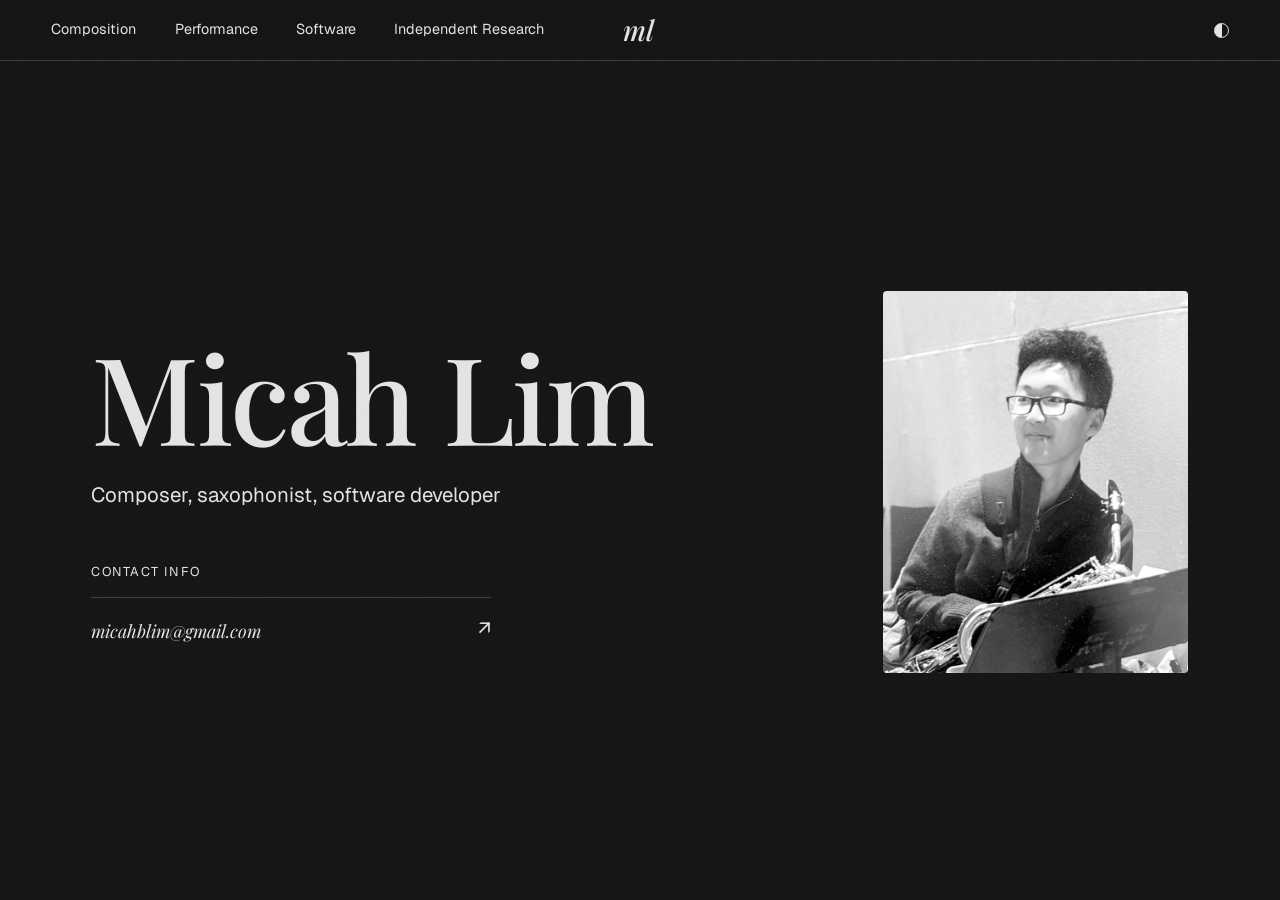
<file: index.html>
<!DOCTYPE html>
<html lang="en">
<head>
    <meta charset="UTF-8">
    <meta name="viewport" content="width=device-width, initial-scale=1.0">
    <!-- Google tag (gtag.js) -->
    <script async src="https://www.googletagmanager.com/gtag/js?id=G-L5WXRXSWZF"></script>
    <script>
      window.dataLayer = window.dataLayer || [];
      function gtag(){dataLayer.push(arguments);}
      gtag('js', new Date());

      gtag('config', 'G-L5WXRXSWZF');
    </script>
    <title>Micah Lim</title>
    <meta name="description" content="Micah Lim — composer & saxophonist. Film scores, orchestral works, jazz & worship music.">
    <link rel="preconnect" href="https://fonts.googleapis.com">
    <link rel="preconnect" href="https://fonts.gstatic.com" crossorigin>
    <link rel="stylesheet" href="https://fonts.googleapis.com/css2?family=Geist:wght@400;500;600&family=Playfair+Display:ital,wght@0,500;1,400;1,500&display=swap">
    <link rel="stylesheet" href="styles.css">
    <link rel="icon" type="image/png" href="favicons/favicon-196x196.png" sizes="196x196" />
    <link rel="icon" type="image/png" href="favicons/favicon-96x96.png" sizes="96x96" />
    <link rel="icon" type="image/png" href="favicons/favicon-32x32.png" sizes="32x32" />
    <link rel="icon" type="image/png" href="favicons/favicon-16x16.png" sizes="16x16" />
    <link rel="icon" type="image/png" href="favicons/favicon-128x128.png" sizes="128x128" />
    <meta name="theme-color" content="#151515">
    <script>
        // Apply the theme before first paint to avoid a flash of the wrong mode,
        // and keep the browser-UI theme-color in sync with the actual theme.
        window.applyTheme = function (theme) {
            document.documentElement.dataset.theme = theme;
            var meta = document.querySelector('meta[name="theme-color"]');
            if (meta) meta.content = theme === 'dark' ? '#151515' : '#E5E4E2';
        };
        (function () {
            // Dark unless the visitor has picked light with the toggle.
            var theme = 'dark';
            try { theme = localStorage.getItem('theme') || 'dark'; } catch (e) {}
            window.applyTheme(theme);
        })();
    </script>
    <script src="main.js" defer></script>
</head>
<body>
    <div class="grain" aria-hidden="true"></div>

    <header class="site-nav">
        <button class="nav-toggle" type="button" aria-label="Menu" aria-expanded="false" aria-controls="site-menu"><span aria-hidden="true"></span></button>
        <nav id="site-menu">
            <a href="music.html">Composition</a>
            <a href="performance.html">Performance</a>
            <a href="projects.html">Software</a>
            <a href="research.html">Independent Research</a>
        </nav>
        <a class="wordmark" href="#top" aria-label="Micah Lim — home">ml</a>
        <button class="theme-toggle" type="button" aria-label="Toggle dark mode"><span aria-hidden="true"></span></button>
    </header>

    <main id="top">
        <!-- ============ HERO ============ -->
        <section class="hero">
            <div class="hero-main">
                <div class="hero-text">
                    <h1 class="hero-title reveal">Micah Lim</h1>
                    <p class="hero-subtitle reveal d1">Composer, saxophonist, software developer</p>
                    <!-- ============ CONTACT ============ -->
                    <section class="contact" id="contact">
                        <h2 class="section-label contact-heading reveal">Contact info</h2>
                        <ul class="contact-list">
                            <li class="reveal"><a href="mailto:micahblim@gmail.com" target="_blank" rel="noopener noreferrer"><span class="contact-name">micahblim@gmail.com</span><span class="arrow">↗</span></a></li>
                        </ul>
                    </section>
                </div>
                <div class="hero-side">
                    <figure class="hero-portrait reveal d2">
                        <div class="frame">
                            <img src="media/headshot.jpg" width="1440" height="1920" alt="Micah Lim holding a saxophone at a music stand">
                        </div>
                    </figure>
                </div>
            </div>
        </section>
    </main>
</body>
</html>
</file>
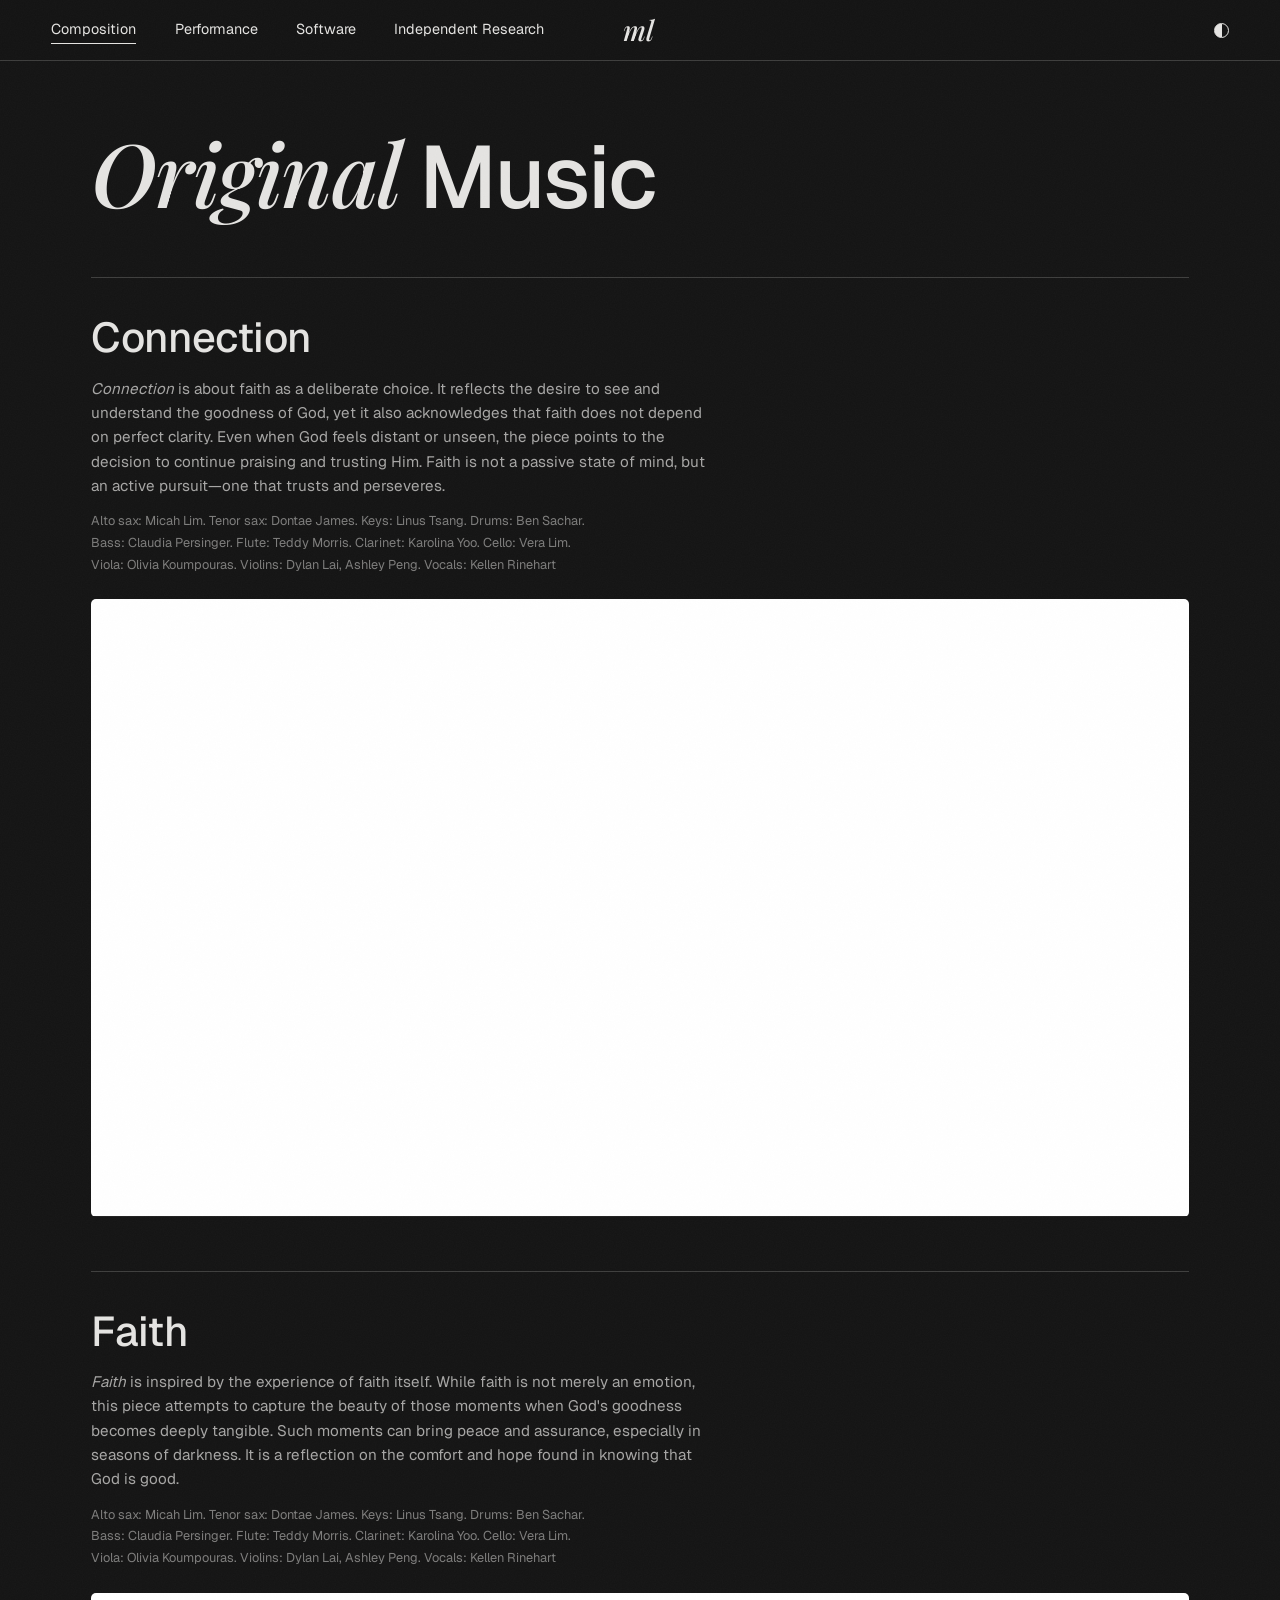
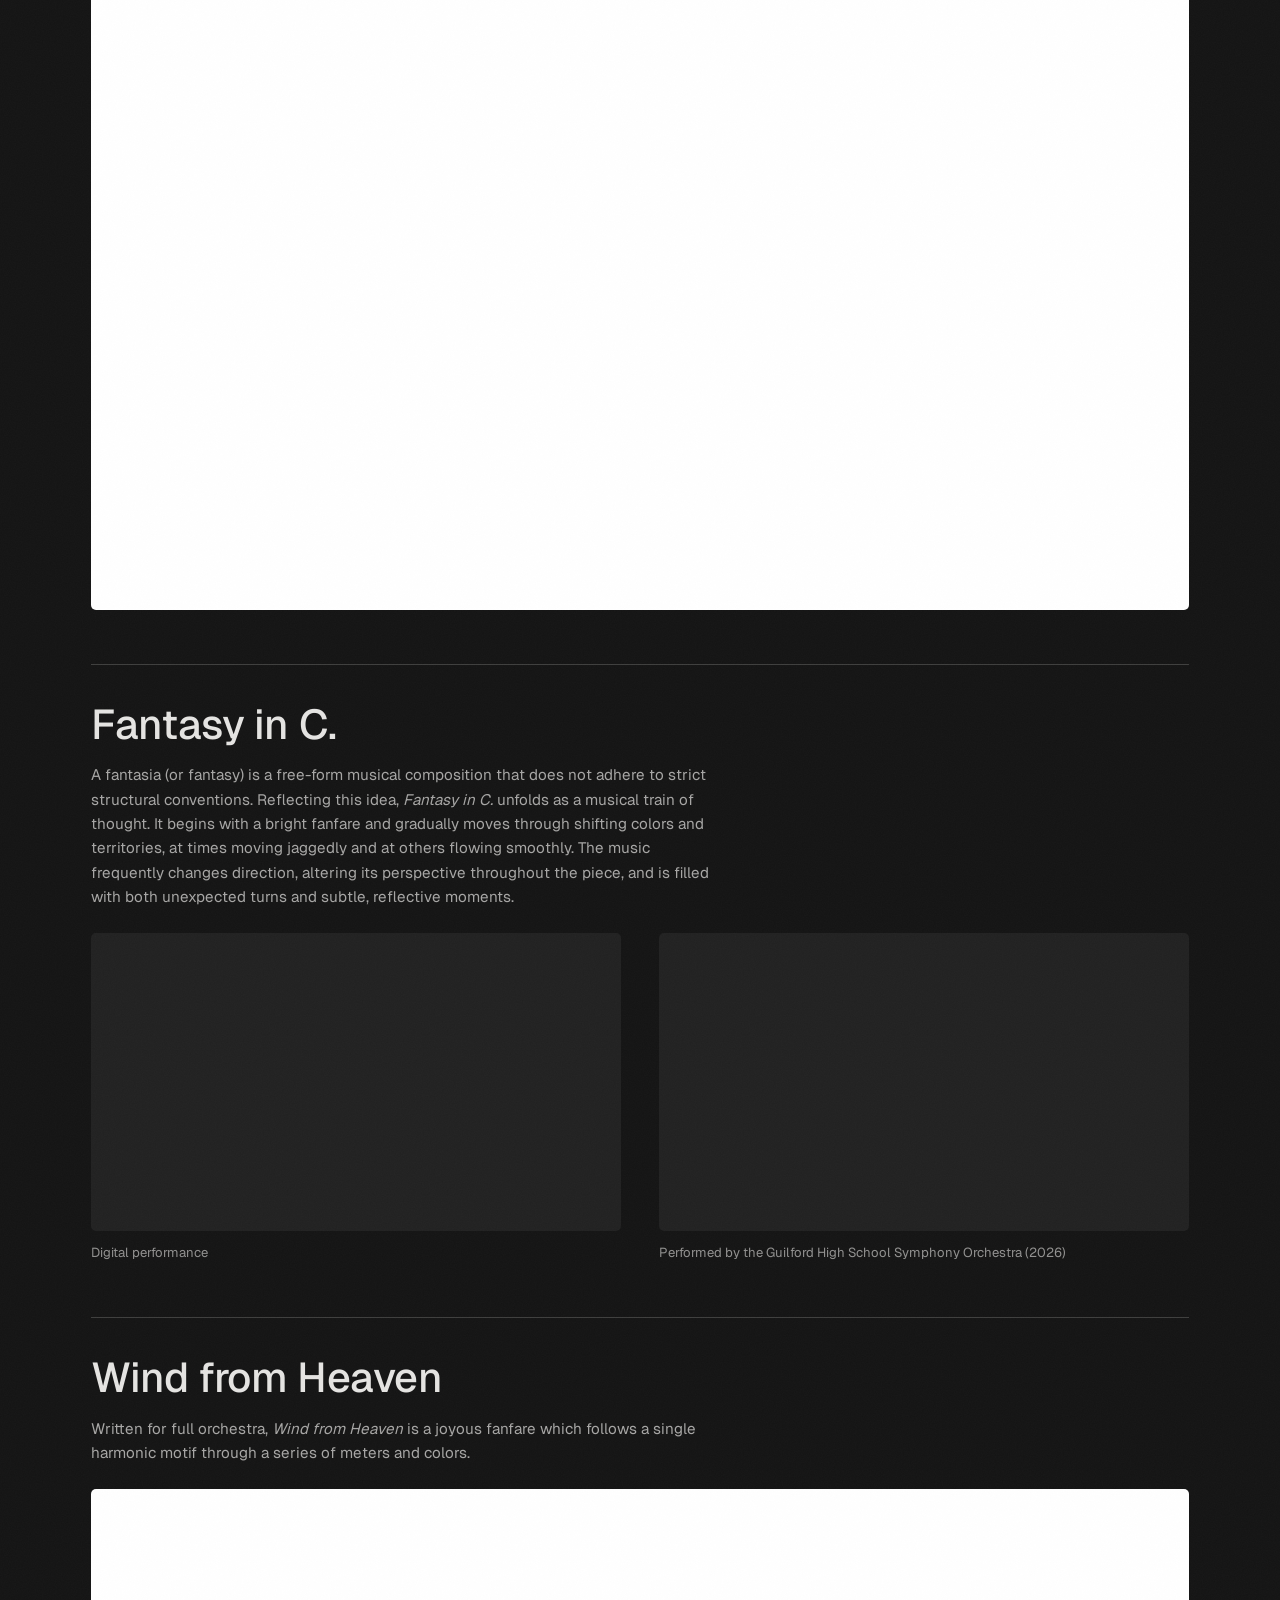
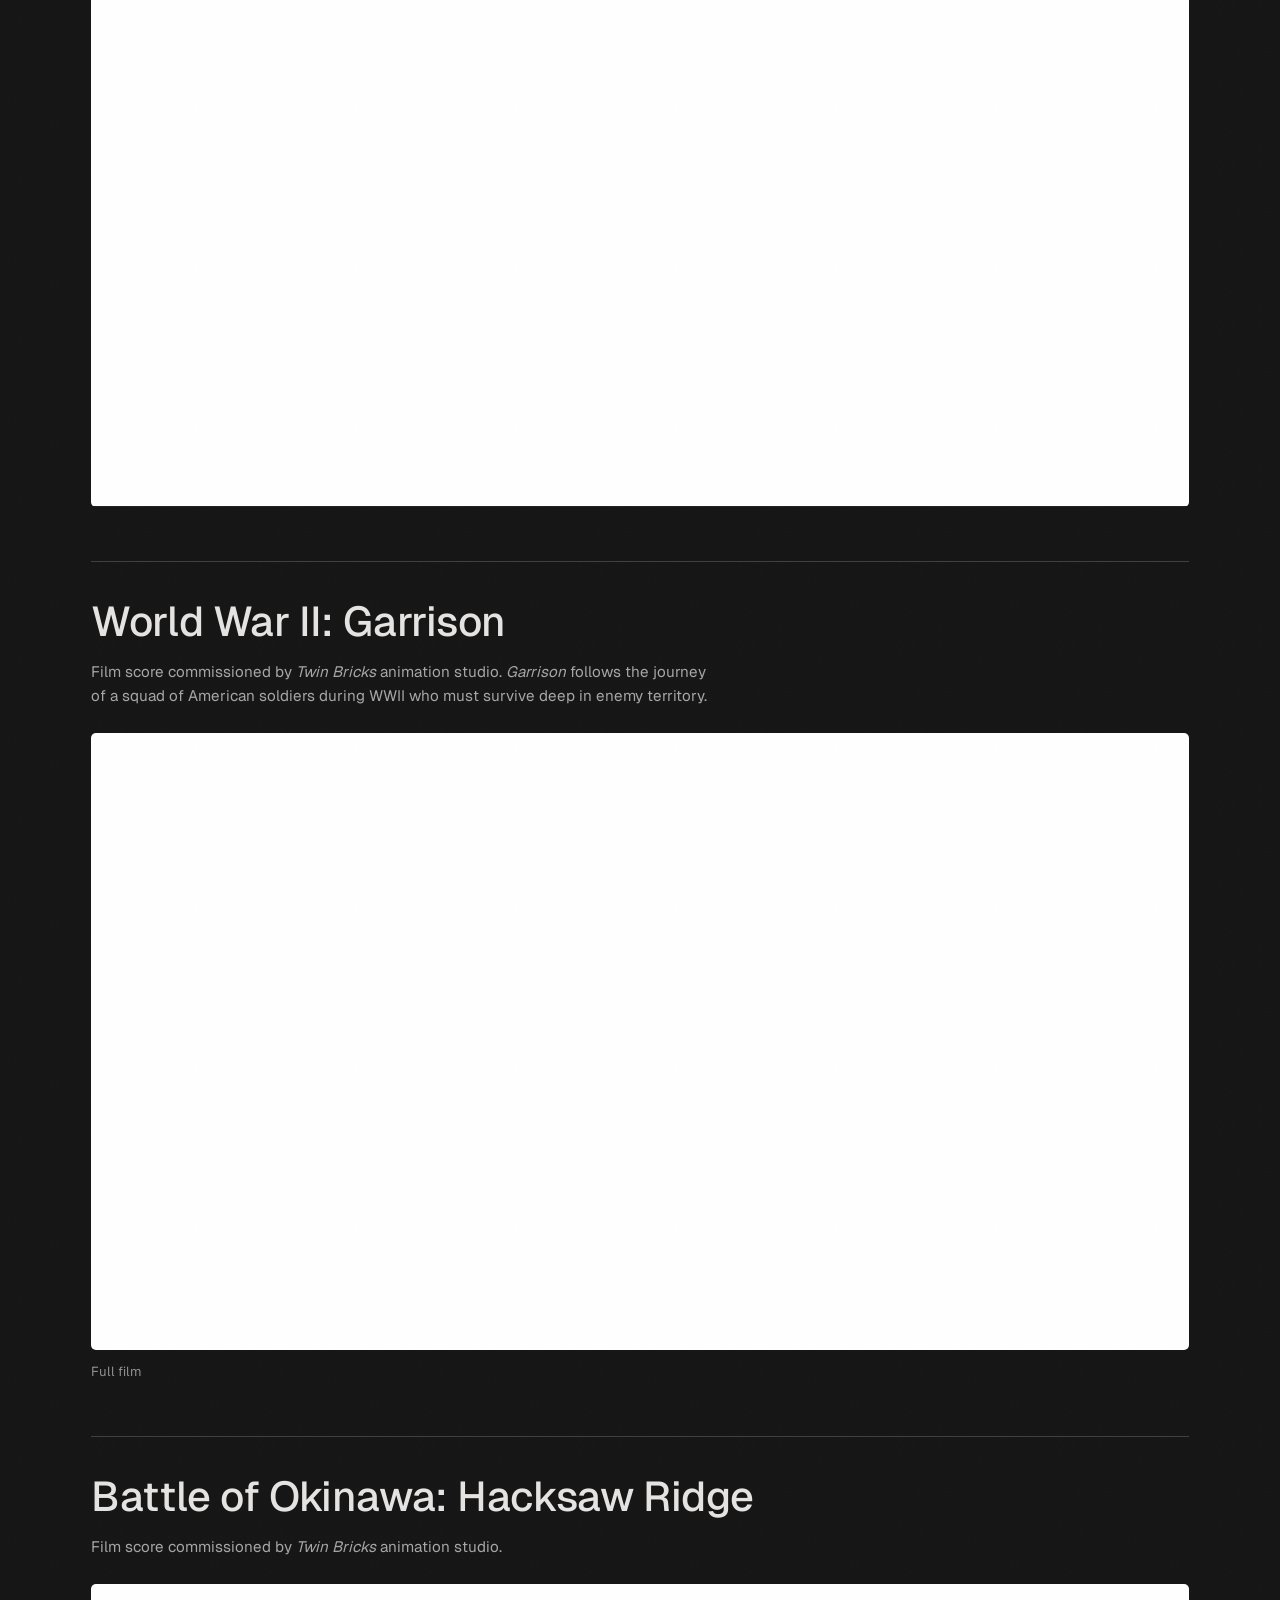
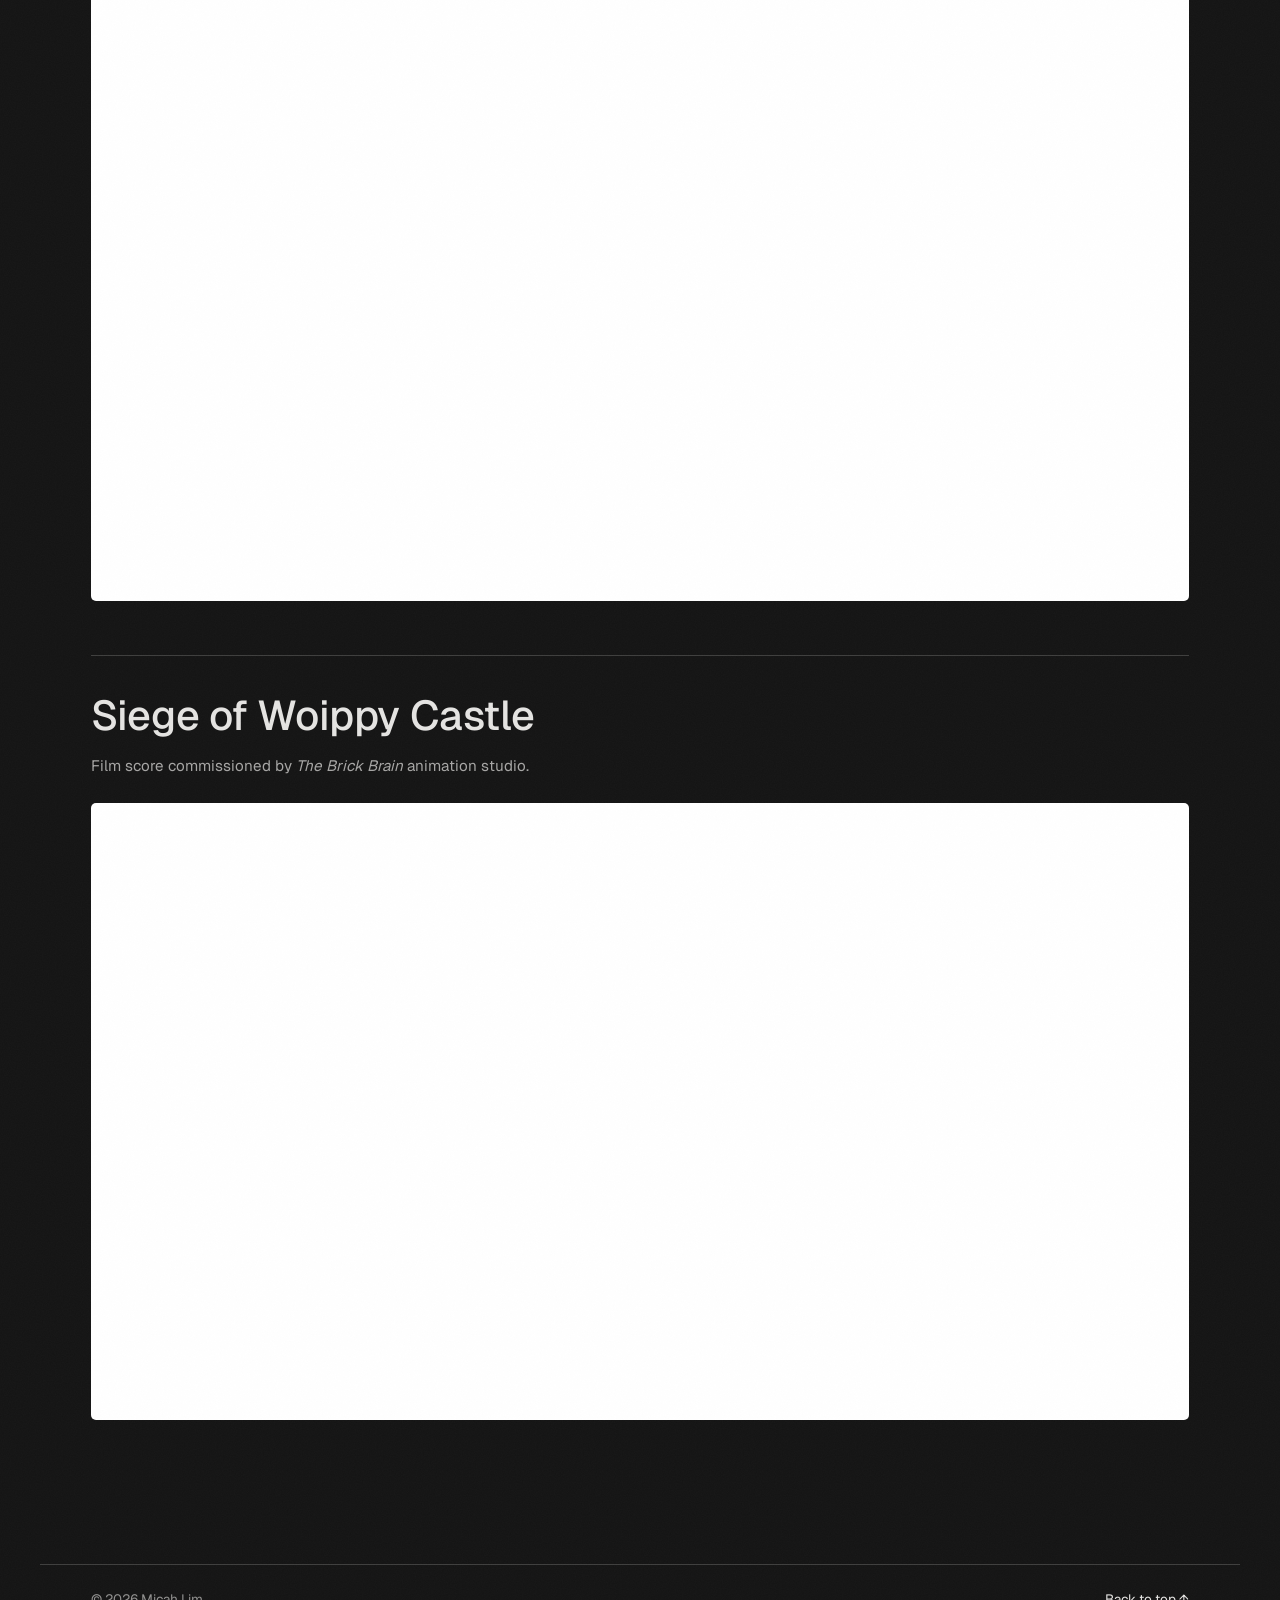
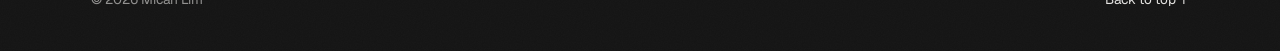
<file: music.html>
<!DOCTYPE html>
<html lang="en">
<head>
    <meta charset="UTF-8">
    <meta name="viewport" content="width=device-width, initial-scale=1.0">
    <!-- Google tag (gtag.js) -->
    <script async src="https://www.googletagmanager.com/gtag/js?id=G-L5WXRXSWZF"></script>
    <script>
      window.dataLayer = window.dataLayer || [];
      function gtag(){dataLayer.push(arguments);}
      gtag('js', new Date());

      gtag('config', 'G-L5WXRXSWZF');
    </script>
    <title>Composition — Micah Lim</title>
    <meta name="description" content="Selected works by Micah Lim — film scores, orchestral works, jazz & worship music.">
    <link rel="preconnect" href="https://fonts.googleapis.com">
    <link rel="preconnect" href="https://fonts.gstatic.com" crossorigin>
    <link rel="stylesheet" href="https://fonts.googleapis.com/css2?family=Geist:wght@400;500;600&family=Playfair+Display:ital,wght@0,500;1,400;1,500&display=swap">
    <link rel="stylesheet" href="styles.css">
    <link rel="icon" type="image/png" href="favicons/favicon-196x196.png" sizes="196x196" />
    <link rel="icon" type="image/png" href="favicons/favicon-96x96.png" sizes="96x96" />
    <link rel="icon" type="image/png" href="favicons/favicon-32x32.png" sizes="32x32" />
    <link rel="icon" type="image/png" href="favicons/favicon-16x16.png" sizes="16x16" />
    <link rel="icon" type="image/png" href="favicons/favicon-128x128.png" sizes="128x128" />
    <meta name="theme-color" content="#151515">
    <script>
        // Apply the theme before first paint to avoid a flash of the wrong mode,
        // and keep the browser-UI theme-color in sync with the actual theme.
        window.applyTheme = function (theme) {
            document.documentElement.dataset.theme = theme;
            var meta = document.querySelector('meta[name="theme-color"]');
            if (meta) meta.content = theme === 'dark' ? '#151515' : '#E5E4E2';
        };
        (function () {
            // Dark unless the visitor has picked light with the toggle.
            var theme = 'dark';
            try { theme = localStorage.getItem('theme') || 'dark'; } catch (e) {}
            window.applyTheme(theme);
        })();
    </script>
    <script src="main.js" defer></script>
</head>
<body>
    <div class="grain" aria-hidden="true"></div>

    <header class="site-nav">
        <button class="nav-toggle" type="button" aria-label="Menu" aria-expanded="false" aria-controls="site-menu"><span aria-hidden="true"></span></button>
        <nav id="site-menu">
            <a href="music.html" aria-current="page">Composition</a>
            <a href="performance.html">Performance</a>
            <a href="projects.html">Software</a>
            <a href="research.html">Independent Research</a>
        </nav>
        <a class="wordmark" href="index.html" aria-label="Micah Lim — home">ml</a>
        <button class="theme-toggle" type="button" aria-label="Toggle dark mode"><span aria-hidden="true"></span></button>
    </header>

    <main class="page-main" id="top">
        <!-- ============ MUSIC ============ -->
        <section class="works" id="music">
            <h1 class="works-title reveal"><span class="serif-italic">Original</span> Music</h1>

            <article class="work reveal">
                <div class="work-header">
                    <h3 class="work-name">Connection</h3>
                </div>
                <p class="work-desc"><i>Connection</i> is about faith as a deliberate choice. It reflects the desire to see and understand the goodness of God, yet it also acknowledges that faith does not depend on perfect clarity. Even when God feels distant or unseen, the piece points to the decision to continue praising and trusting Him. Faith is not a passive state of mind, but an active pursuit—one that trusts and perseveres.</p>
                <p class="credits">Alto sax: Micah Lim. Tenor sax: Dontae James. Keys: Linus Tsang. Drums: Ben Sachar. Bass: Claudia Persinger. Flute: Teddy Morris. Clarinet: Karolina Yoo. Cello: Vera Lim. Viola: Olivia Koumpouras. Violins: Dylan Lai, Ashley Peng. Vocals: Kellen Rinehart</p>
                <figure>
                    <iframe loading="lazy" src="https://www.youtube.com/embed/wMVojd-jDEw?si=nC_J4x2vy4wBtcS5" title="Connection" allow="accelerometer; autoplay; clipboard-write; encrypted-media; gyroscope; picture-in-picture" allowfullscreen referrerpolicy="strict-origin-when-cross-origin"></iframe>
                </figure>
            </article>

            <article class="work reveal">
                <div class="work-header">
                    <h3 class="work-name">Faith</h3>
                </div>
                <p class="work-desc"><i>Faith</i> is inspired by the experience of faith itself. While faith is not merely an emotion, this piece attempts to capture the beauty of those moments when God's goodness becomes deeply tangible. Such moments can bring peace and assurance, especially in seasons of darkness. It is a reflection on the comfort and hope found in knowing that God is good.</p>
                <p class="credits">Alto sax: Micah Lim. Tenor sax: Dontae James. Keys: Linus Tsang. Drums: Ben Sachar. Bass: Claudia Persinger. Flute: Teddy Morris. Clarinet: Karolina Yoo. Cello: Vera Lim. Viola: Olivia Koumpouras. Violins: Dylan Lai, Ashley Peng. Vocals: Kellen Rinehart</p>
                <figure>
                    <iframe loading="lazy" src="https://www.youtube.com/embed/2WBDBqLbex4?si=NOxUXqZgPrQIOzX9" title="Faith" allow="accelerometer; autoplay; clipboard-write; encrypted-media; gyroscope; picture-in-picture" allowfullscreen referrerpolicy="strict-origin-when-cross-origin"></iframe>
                </figure>
            </article>

            <article class="work reveal">
                <div class="work-header">
                    <h3 class="work-name">Fantasy in C.</h3>
                </div>
                <p class="work-desc">A fantasia (or fantasy) is a free-form musical composition that does not adhere to strict structural conventions. Reflecting this idea, <i>Fantasy in C.</i> unfolds as a musical train of thought. It begins with a bright fanfare and gradually moves through shifting colors and territories, at times moving jaggedly and at others flowing smoothly. The music frequently changes direction, altering its perspective throughout the piece, and is filled with both unexpected turns and subtle, reflective moments.</p>
                <div class="media-grid">
                    <figure>
                        <iframe loading="lazy" src="https://www.youtube.com/embed/mGRgCqerlyM?si=OIoZGu5ZNzJJ9rlr" title="Fantasy in C. (digital performance)" allow="accelerometer; autoplay; clipboard-write; encrypted-media; gyroscope; picture-in-picture" allowfullscreen referrerpolicy="strict-origin-when-cross-origin"></iframe>
                        <figcaption>Digital performance</figcaption>
                    </figure>
                    <figure>
                        <iframe loading="lazy" src="https://www.youtube.com/embed/s1naUp2KbDc?si=3_nvJCd3NkwAGPQD" title="Fantasy in C. (live performance)" allow="accelerometer; autoplay; clipboard-write; encrypted-media; gyroscope; picture-in-picture" allowfullscreen referrerpolicy="strict-origin-when-cross-origin"></iframe>
                        <figcaption>Performed by the Guilford High School Symphony Orchestra (2026)</figcaption>
                    </figure>
                </div>
            </article>

            <article class="work reveal">
                <div class="work-header">
                    <h3 class="work-name">Wind from Heaven</h3>
                </div>
                <p class="work-desc">Written for full orchestra, <i>Wind from Heaven</i> is a joyous fanfare which follows a single harmonic motif through a series of meters and colors.</p>
                <figure>
                    <iframe loading="lazy" src="https://www.youtube.com/embed/WqmjAOJDfVo" title="Wind from Heaven (for orchestra)" allow="accelerometer; autoplay; clipboard-write; encrypted-media; gyroscope; picture-in-picture" allowfullscreen referrerpolicy="strict-origin-when-cross-origin"></iframe>
                </figure>
            </article>

            <article class="work reveal">
                <div class="work-header">
                    <h3 class="work-name">World War II: Garrison</h3>
                </div>
                <p class="work-desc">Film score commissioned by <i>Twin Bricks</i> animation studio. <i>Garrison</i> follows the journey of a squad of American soldiers during WWII who must survive deep in enemy territory.</p>
                <figure>
                    <iframe loading="lazy" src="https://www.youtube.com/embed/hI55DL4n4TI" title="World War II: Garrison (film score)" allow="accelerometer; autoplay; clipboard-write; encrypted-media; gyroscope; picture-in-picture" allowfullscreen referrerpolicy="strict-origin-when-cross-origin"></iframe>
                    <figcaption>Full film</figcaption>
                </figure>
            </article>

            <article class="work reveal">
                <div class="work-header">
                    <h3 class="work-name">Battle of Okinawa: Hacksaw Ridge</h3>
                </div>
                <p class="work-desc">Film score commissioned by <i>Twin Bricks</i> animation studio.</p>
                <figure>
                    <iframe loading="lazy" src="https://www.youtube.com/embed/JX311vK0i-Q" title="Battle of Okinawa: Hacksaw Ridge (film score)" allow="accelerometer; autoplay; clipboard-write; encrypted-media; gyroscope; picture-in-picture" allowfullscreen referrerpolicy="strict-origin-when-cross-origin"></iframe>
                </figure>
            </article>

            <article class="work reveal">
                <div class="work-header">
                    <h3 class="work-name">Siege of Woippy Castle</h3>
                </div>
                <p class="work-desc">Film score commissioned by <i>The Brick Brain</i> animation studio.</p>
                <figure>
                    <iframe loading="lazy" src="https://www.youtube.com/embed/kF5960TrZUI" title="Siege of Woippy Castle (film score)" allow="accelerometer; autoplay; clipboard-write; encrypted-media; gyroscope; picture-in-picture" allowfullscreen referrerpolicy="strict-origin-when-cross-origin"></iframe>
                </figure>
            </article>
        </section>
    </main>

    <footer class="site-footer">
        <p>© 2026 Micah Lim</p>
        <a href="#top">Back to top ↑</a>
    </footer>
</body>
</html>
</file>
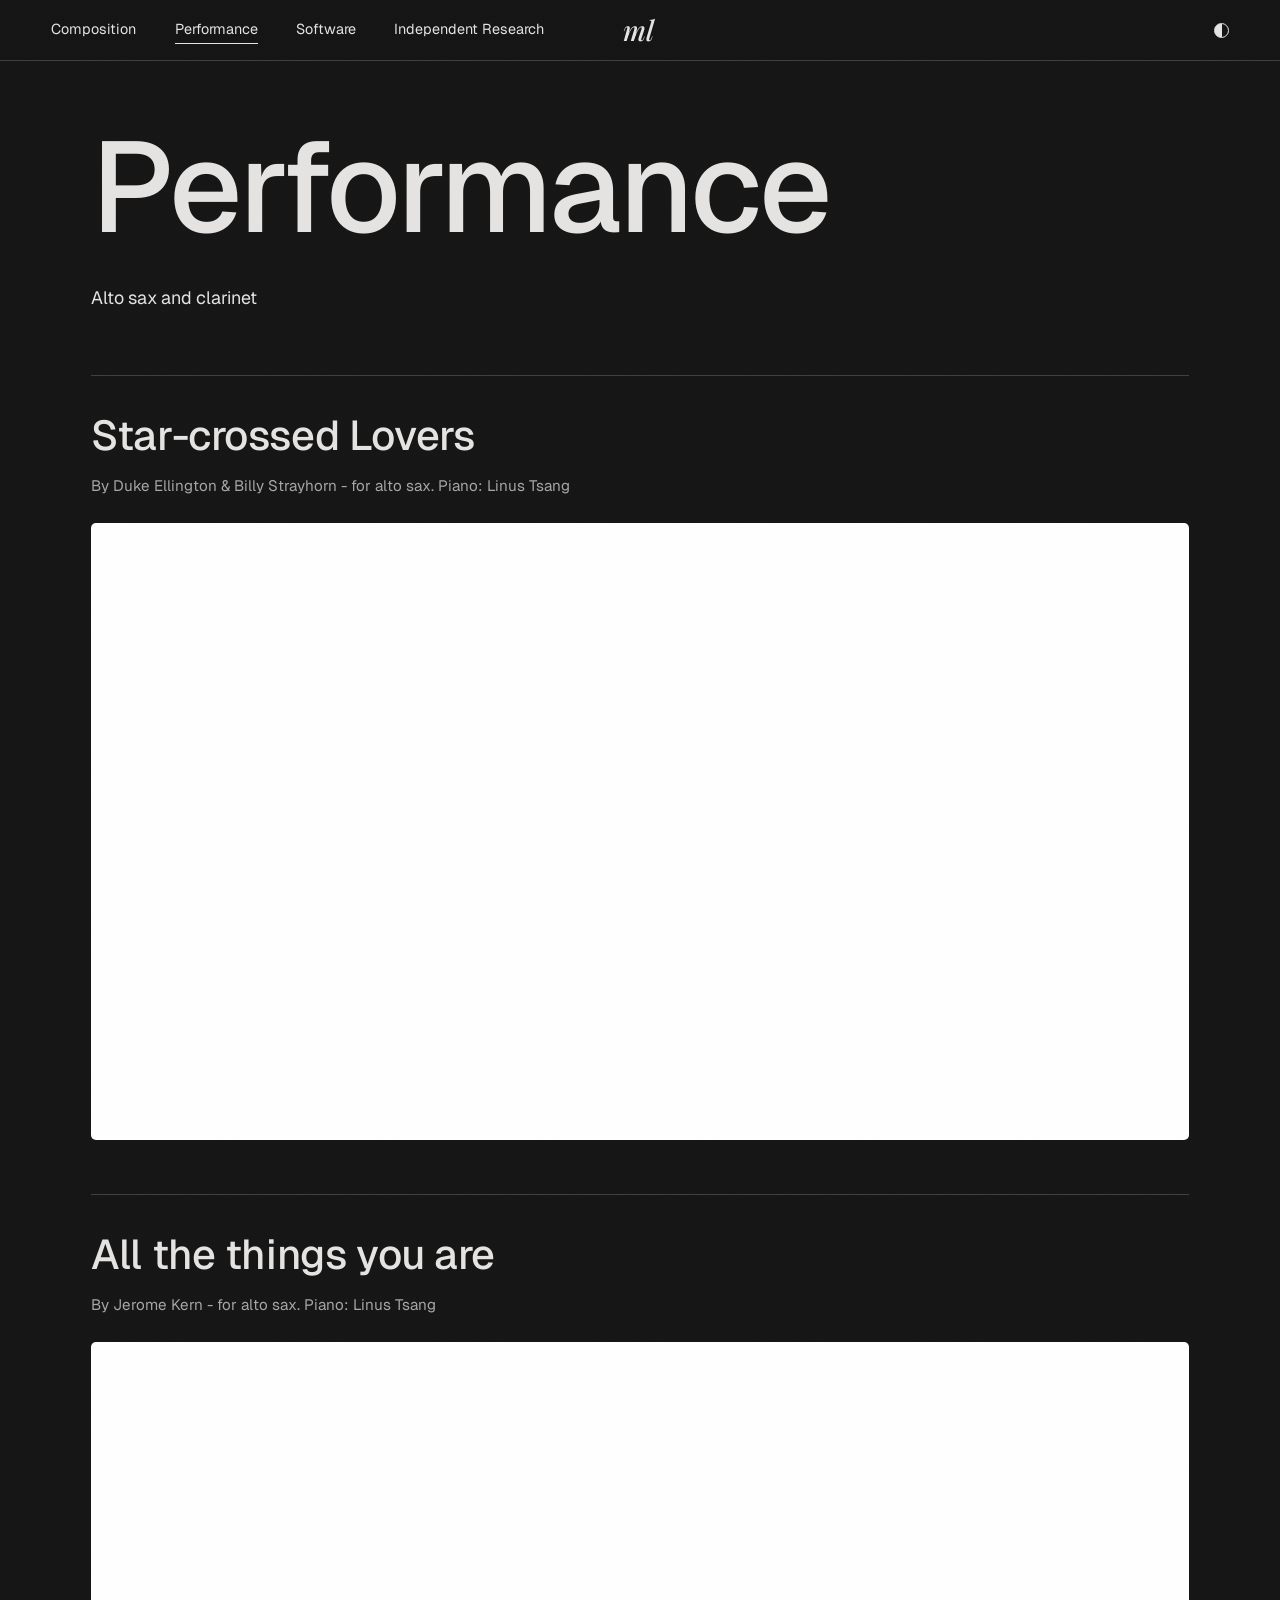
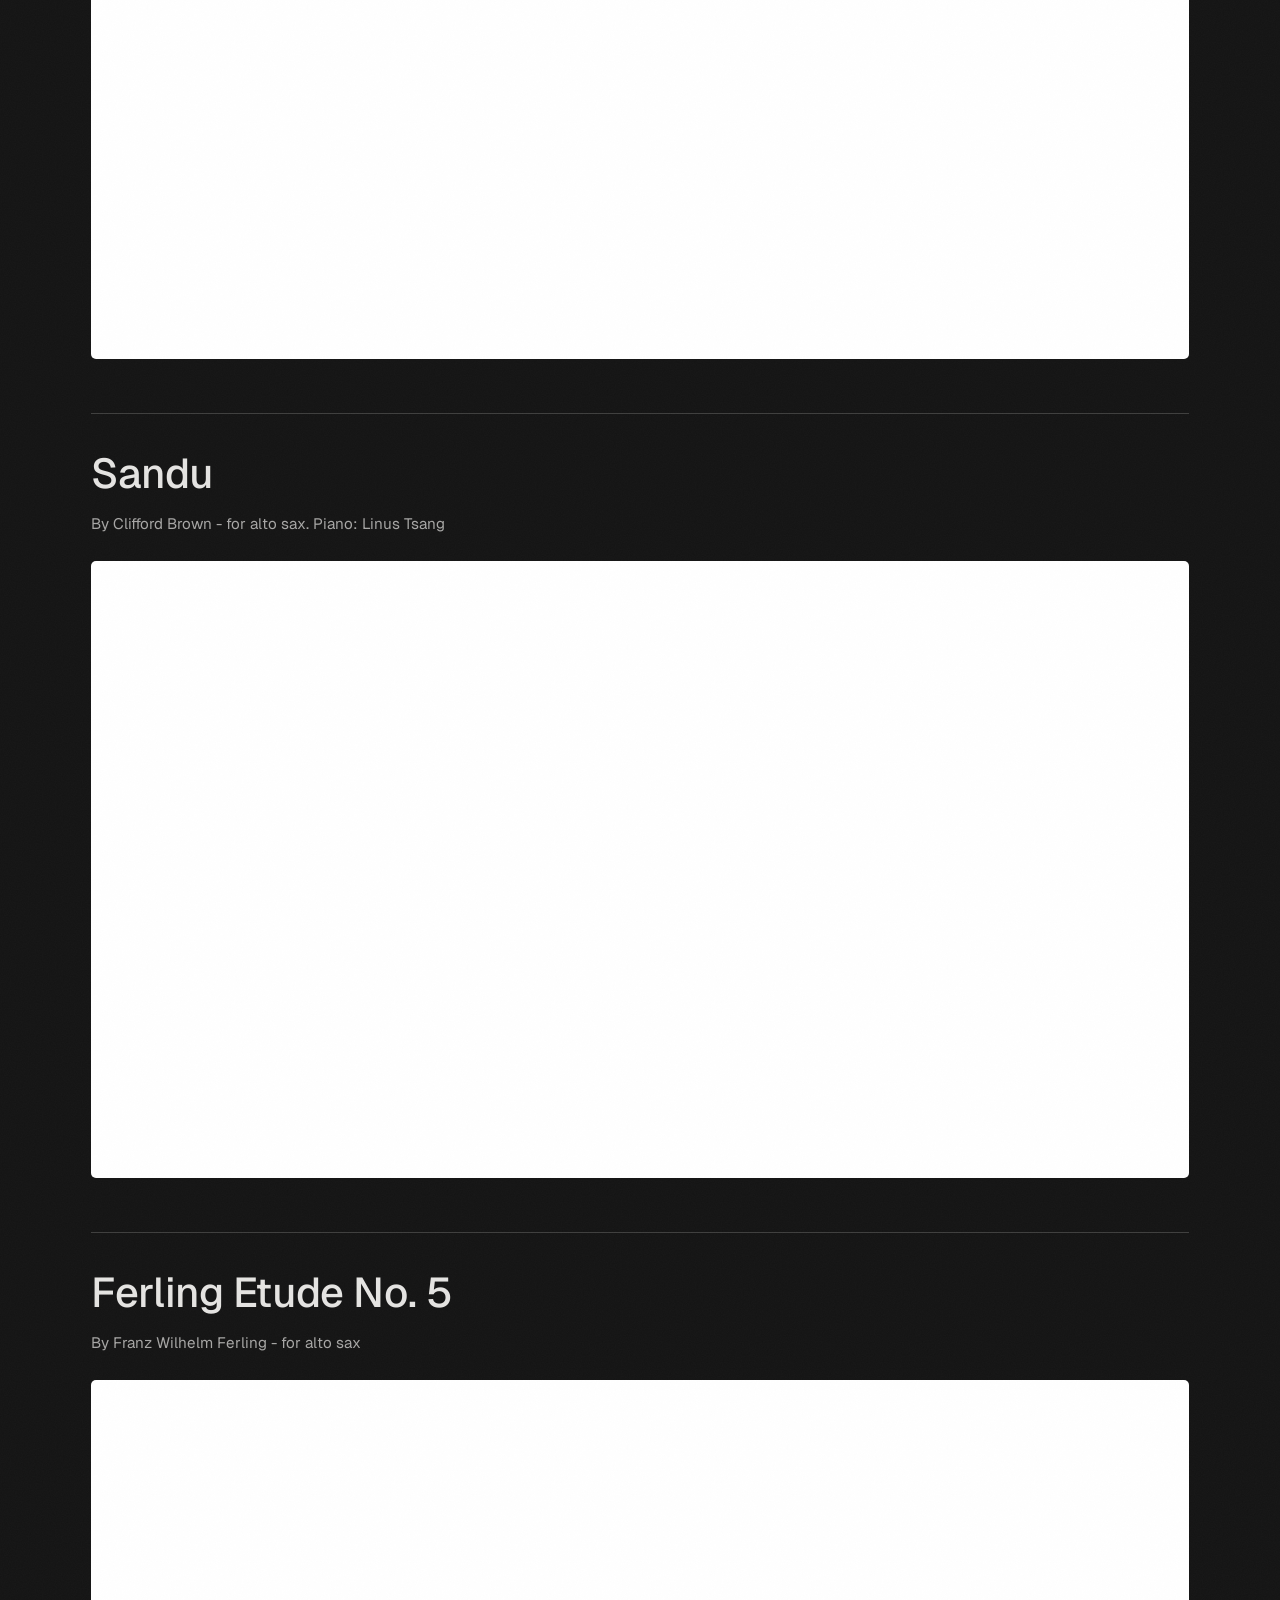
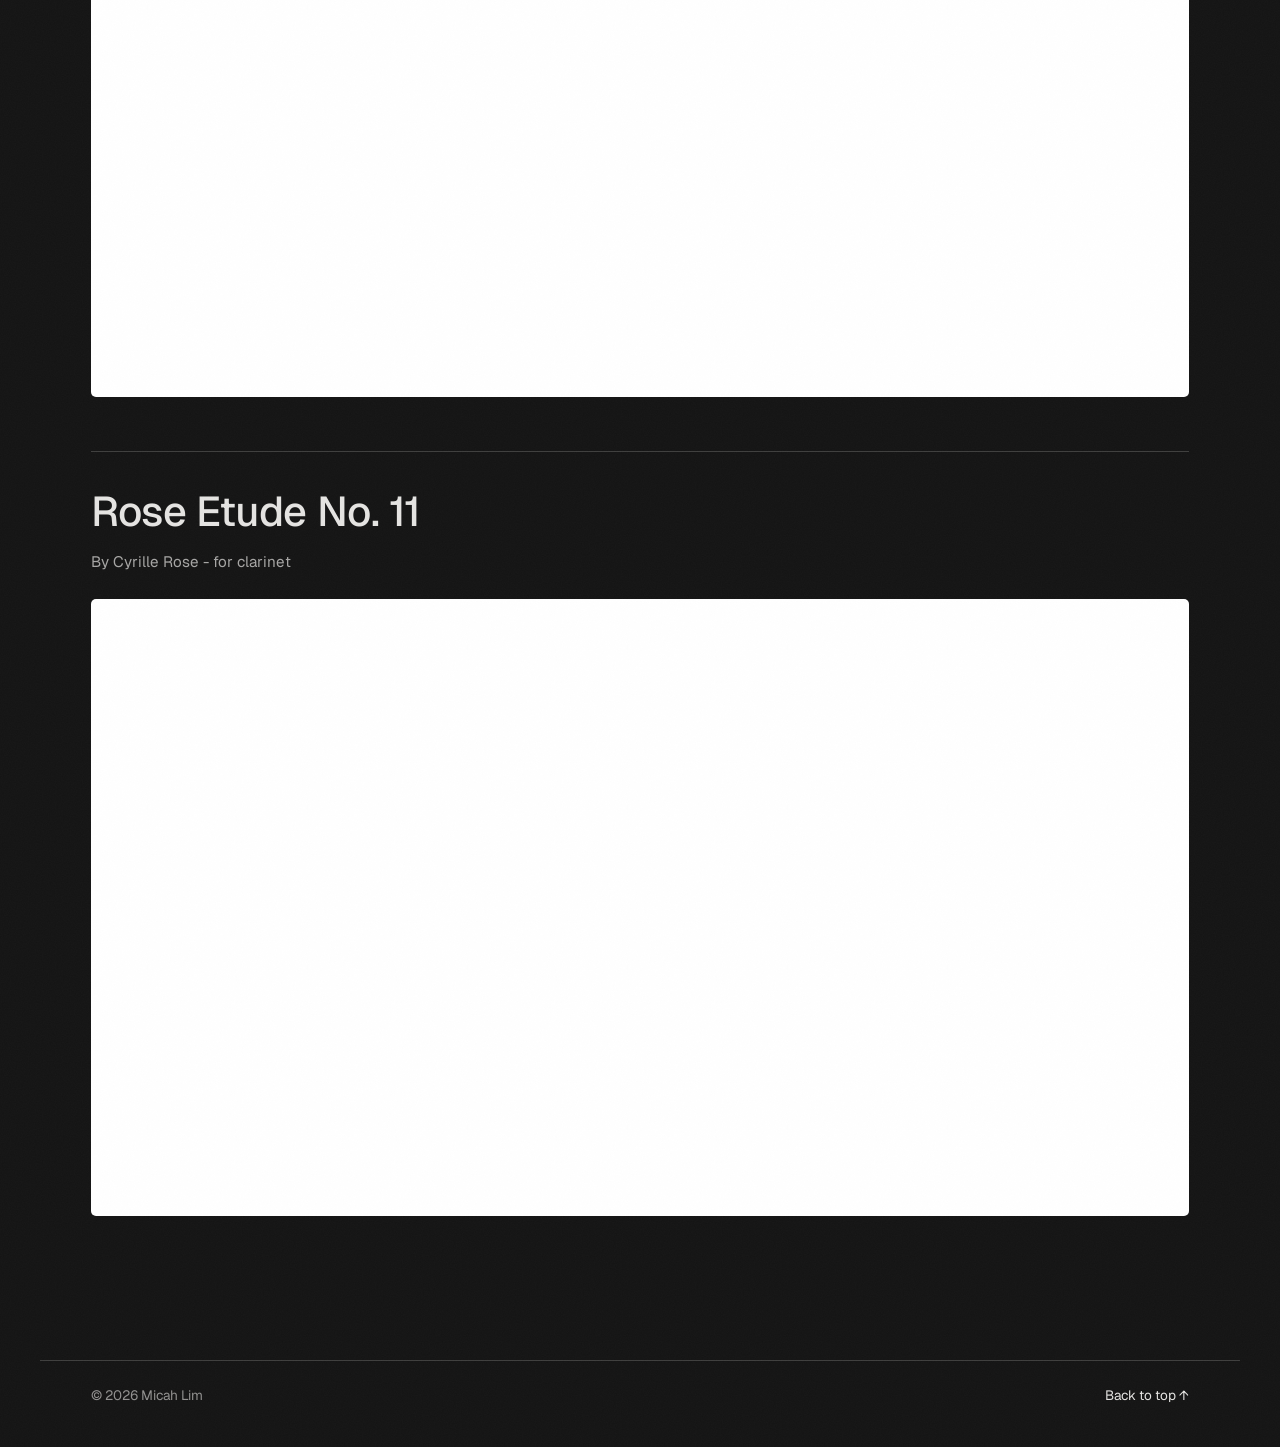
<file: performance.html>
<!DOCTYPE html>
<html lang="en">
<head>
    <meta charset="UTF-8">
    <meta name="viewport" content="width=device-width, initial-scale=1.0">
    <!-- Google tag (gtag.js) -->
    <script async src="https://www.googletagmanager.com/gtag/js?id=G-L5WXRXSWZF"></script>
    <script>
      window.dataLayer = window.dataLayer || [];
      function gtag(){dataLayer.push(arguments);}
      gtag('js', new Date());

      gtag('config', 'G-L5WXRXSWZF');
    </script>
    <title>Performance — Micah Lim</title>
    <meta name="description" content="Performances by Micah Lim — alto saxophone and clarinet.">
    <link rel="preconnect" href="https://fonts.googleapis.com">
    <link rel="preconnect" href="https://fonts.gstatic.com" crossorigin>
    <link rel="stylesheet" href="https://fonts.googleapis.com/css2?family=Geist:wght@400;500;600&family=Playfair+Display:ital,wght@0,500;1,400;1,500&display=swap">
    <link rel="stylesheet" href="styles.css">
    <link rel="icon" type="image/png" href="favicons/favicon-196x196.png" sizes="196x196" />
    <link rel="icon" type="image/png" href="favicons/favicon-96x96.png" sizes="96x96" />
    <link rel="icon" type="image/png" href="favicons/favicon-32x32.png" sizes="32x32" />
    <link rel="icon" type="image/png" href="favicons/favicon-16x16.png" sizes="16x16" />
    <link rel="icon" type="image/png" href="favicons/favicon-128x128.png" sizes="128x128" />
    <meta name="theme-color" content="#151515">
    <script>
        // Apply the theme before first paint to avoid a flash of the wrong mode,
        // and keep the browser-UI theme-color in sync with the actual theme.
        window.applyTheme = function (theme) {
            document.documentElement.dataset.theme = theme;
            var meta = document.querySelector('meta[name="theme-color"]');
            if (meta) meta.content = theme === 'dark' ? '#151515' : '#E5E4E2';
        };
        (function () {
            // Dark unless the visitor has picked light with the toggle.
            var theme = 'dark';
            try { theme = localStorage.getItem('theme') || 'dark'; } catch (e) {}
            window.applyTheme(theme);
        })();
    </script>
    <script src="main.js" defer></script>
</head>
<body>
    <div class="grain" aria-hidden="true"></div>

    <header class="site-nav">
        <button class="nav-toggle" type="button" aria-label="Menu" aria-expanded="false" aria-controls="site-menu"><span aria-hidden="true"></span></button>
        <nav id="site-menu">
            <a href="music.html">Composition</a>
            <a href="performance.html" aria-current="page">Performance</a>
            <a href="projects.html">Software</a>
            <a href="research.html">Independent Research</a>
        </nav>
        <a class="wordmark" href="index.html" aria-label="Micah Lim — home">ml</a>
        <button class="theme-toggle" type="button" aria-label="Toggle dark mode"><span aria-hidden="true"></span></button>
    </header>

    <main class="page-main" id="top">
        <!-- ============ PAGE HEAD ============ -->
        <header class="page-head">
            <h1 class="page-title reveal">Performance</h1>
            <p class="page-intro reveal d1">Alto sax and clarinet</p>
        </header>

        <!-- ============ PERFORMANCES ============ -->
        <section class="works" id="performance">
            <article class="work reveal">
                <div class="work-header">
                    <h3 class="work-name">Star-crossed Lovers</h3>
                </div>
                <p class="work-desc">By Duke Ellington &amp; Billy Strayhorn - for alto sax. Piano: Linus Tsang</p>
                <figure>
                    <iframe loading="lazy" src="https://www.youtube.com/embed/6ML_wwx1bu0" title="Star-crossed Lovers" allow="accelerometer; autoplay; clipboard-write; encrypted-media; gyroscope; picture-in-picture" allowfullscreen referrerpolicy="strict-origin-when-cross-origin"></iframe>
                </figure>
            </article>

            <article class="work reveal">
                <div class="work-header">
                    <h3 class="work-name">All the things you are</h3>
                </div>
                <p class="work-desc">By Jerome Kern - for alto sax. Piano: Linus Tsang</p>
                <figure>
                    <iframe loading="lazy" src="https://www.youtube.com/embed/lS6yHwD9VzA" title="All the things you are" allow="accelerometer; autoplay; clipboard-write; encrypted-media; gyroscope; picture-in-picture" allowfullscreen referrerpolicy="strict-origin-when-cross-origin"></iframe>
                </figure>
            </article>

            <article class="work reveal">
                <div class="work-header">
                    <h3 class="work-name">Sandu</h3>
                </div>
                <p class="work-desc">By Clifford Brown - for alto sax. Piano: Linus Tsang</p>
                <figure>
                    <iframe loading="lazy" src="https://www.youtube.com/embed/ooMaYd6JQ7w" title="Sandu" allow="accelerometer; autoplay; clipboard-write; encrypted-media; gyroscope; picture-in-picture" allowfullscreen referrerpolicy="strict-origin-when-cross-origin"></iframe>
                </figure>
            </article>

            <article class="work reveal">
                <div class="work-header">
                    <h3 class="work-name">Ferling Etude No. 5</h3>
                </div>
                <p class="work-desc">By Franz Wilhelm Ferling - for alto sax</p>
                <figure>
                    <iframe loading="lazy" src="https://www.youtube.com/embed/NCux3E1TC9c" title="Ferling Etude No. 5" allow="accelerometer; autoplay; clipboard-write; encrypted-media; gyroscope; picture-in-picture" allowfullscreen referrerpolicy="strict-origin-when-cross-origin"></iframe>
                </figure>
            </article>

            <article class="work reveal">
                <div class="work-header">
                    <h3 class="work-name">Rose Etude No. 11</h3>
                </div>
                <p class="work-desc">By Cyrille Rose - for clarinet</p>
                <figure>
                    <iframe loading="lazy" src="https://www.youtube.com/embed/u5GCND6SmSY" title="Rose Etude No. 11" allow="accelerometer; autoplay; clipboard-write; encrypted-media; gyroscope; picture-in-picture" allowfullscreen referrerpolicy="strict-origin-when-cross-origin"></iframe>
                </figure>
            </article>
        </section>
    </main>

    <footer class="site-footer">
        <p>© 2026 Micah Lim</p>
        <a href="#top">Back to top ↑</a>
    </footer>
</body>
</html>
</file>
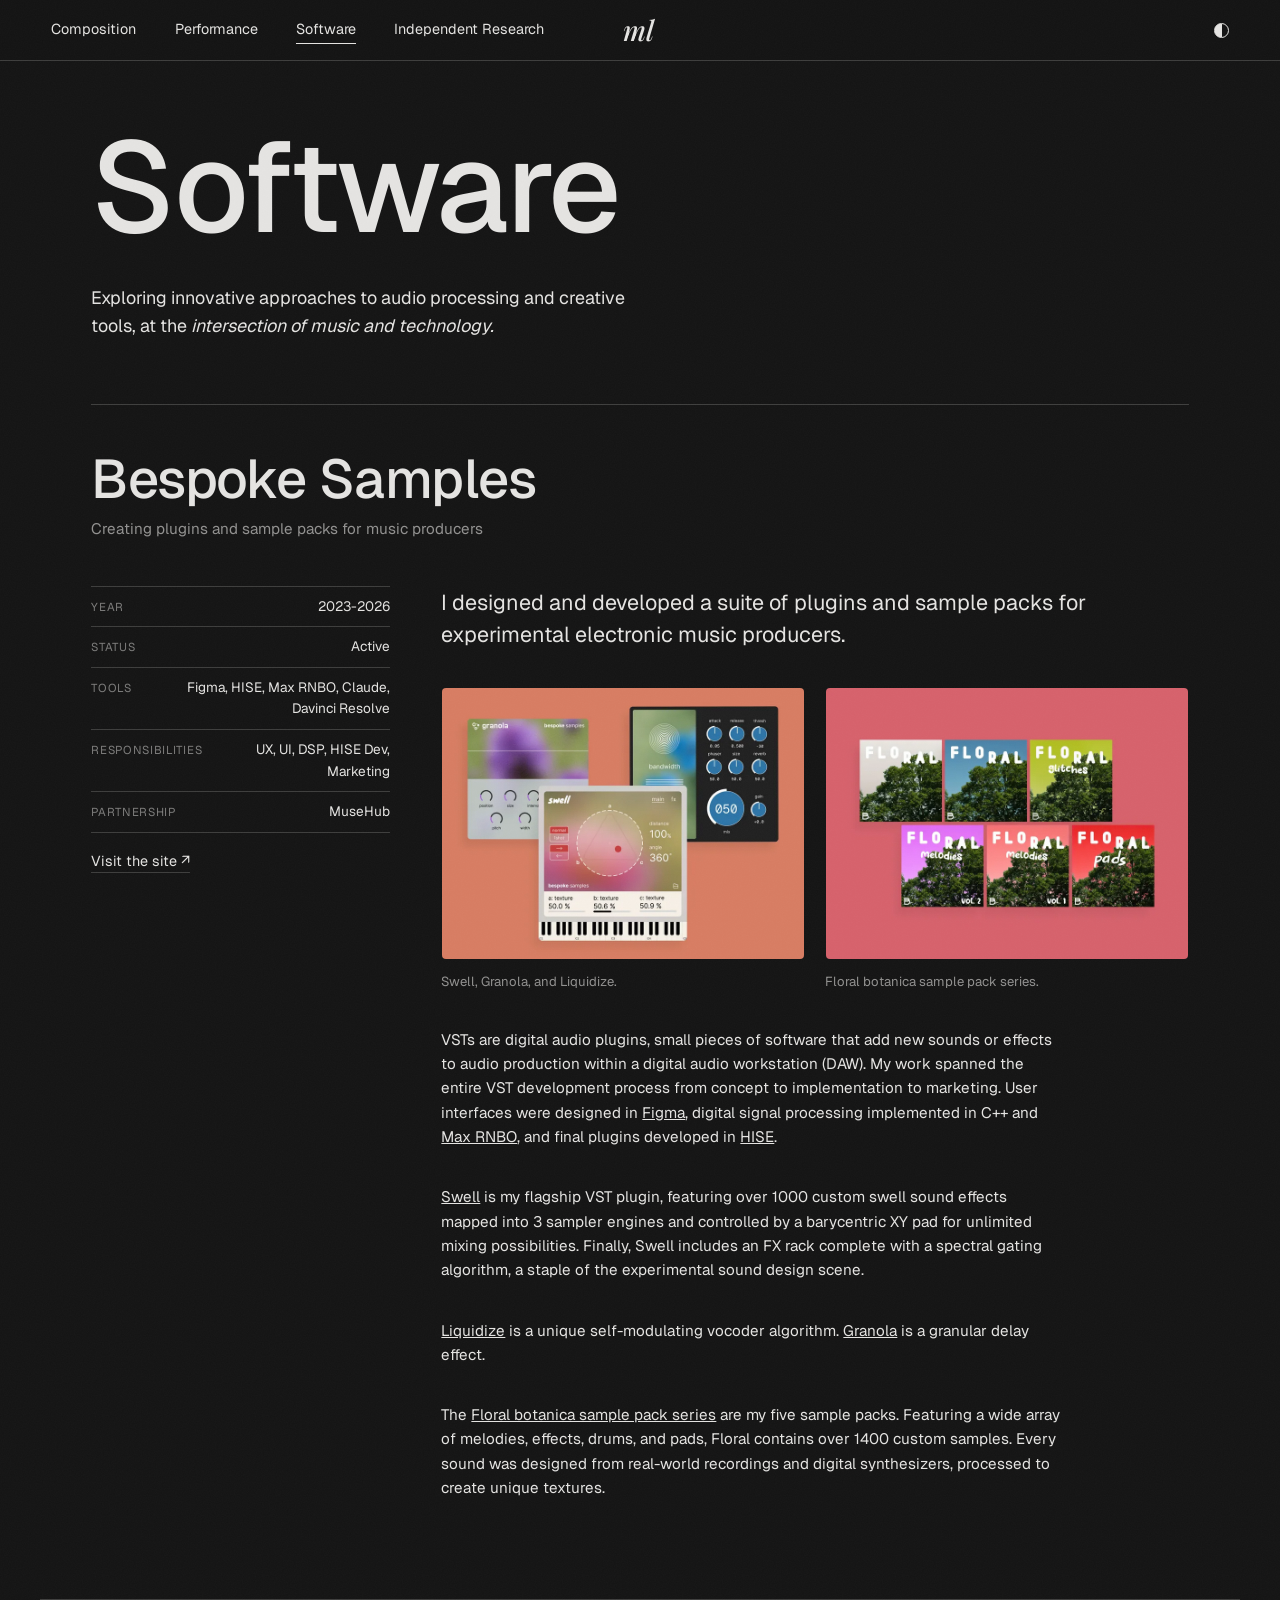
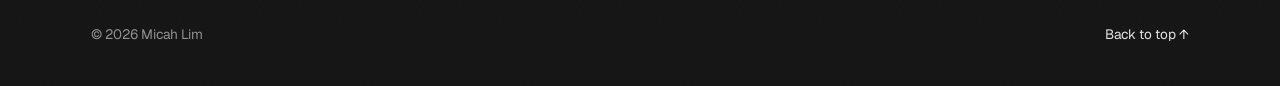
<file: projects.html>
<!DOCTYPE html>
<html lang="en">
<head>
    <meta charset="UTF-8">
    <meta name="viewport" content="width=device-width, initial-scale=1.0">
    <!-- Google tag (gtag.js) -->
    <script async src="https://www.googletagmanager.com/gtag/js?id=G-L5WXRXSWZF"></script>
    <script>
      window.dataLayer = window.dataLayer || [];
      function gtag(){dataLayer.push(arguments);}
      gtag('js', new Date());

      gtag('config', 'G-L5WXRXSWZF');
    </script>
    <title>Software — Micah Lim</title>
    <meta name="description" content="Software by Micah Lim — Bespoke Samples plugins and sample packs.">
    <link rel="preconnect" href="https://fonts.googleapis.com">
    <link rel="preconnect" href="https://fonts.gstatic.com" crossorigin>
    <link rel="stylesheet" href="https://fonts.googleapis.com/css2?family=Geist:wght@400;500;600&family=Playfair+Display:ital,wght@0,500;1,400;1,500&display=swap">
    <link rel="stylesheet" href="styles.css">
    <link rel="icon" type="image/png" href="favicons/favicon-196x196.png" sizes="196x196" />
    <link rel="icon" type="image/png" href="favicons/favicon-96x96.png" sizes="96x96" />
    <link rel="icon" type="image/png" href="favicons/favicon-32x32.png" sizes="32x32" />
    <link rel="icon" type="image/png" href="favicons/favicon-16x16.png" sizes="16x16" />
    <link rel="icon" type="image/png" href="favicons/favicon-128x128.png" sizes="128x128" />
    <meta name="theme-color" content="#151515">
    <script>
        // Apply the theme before first paint to avoid a flash of the wrong mode,
        // and keep the browser-UI theme-color in sync with the actual theme.
        window.applyTheme = function (theme) {
            document.documentElement.dataset.theme = theme;
            var meta = document.querySelector('meta[name="theme-color"]');
            if (meta) meta.content = theme === 'dark' ? '#151515' : '#E5E4E2';
        };
        (function () {
            // Dark unless the visitor has picked light with the toggle.
            var theme = 'dark';
            try { theme = localStorage.getItem('theme') || 'dark'; } catch (e) {}
            window.applyTheme(theme);
        })();
    </script>
    <script src="main.js" defer></script>
</head>
<body>
    <div class="grain" aria-hidden="true"></div>

    <header class="site-nav">
        <button class="nav-toggle" type="button" aria-label="Menu" aria-expanded="false" aria-controls="site-menu"><span aria-hidden="true"></span></button>
        <nav id="site-menu">
            <a href="music.html">Composition</a>
            <a href="performance.html">Performance</a>
            <a href="projects.html" aria-current="page">Software</a>
            <a href="research.html">Independent Research</a>
        </nav>
        <a class="wordmark" href="index.html" aria-label="Micah Lim — home">ml</a>
        <button class="theme-toggle" type="button" aria-label="Toggle dark mode"><span aria-hidden="true"></span></button>
    </header>

    <main class="page-main" id="top">
        <!-- ============ PAGE HEAD ============ -->
        <header class="page-head">
            <h1 class="page-title reveal">Software</h1>
            <p class="page-intro reveal d1">Exploring innovative approaches to audio processing and creative tools, at the  <i>intersection of music and technology.</i></p>
        </header>

        <!-- ============ BESPOKE SAMPLES ============ -->
        <!-- TODO: replace every "Placeholder" string, point the link at the live site,
             and drop photos into the .frame divs (see the note at the bottom of this file). -->
        <article class="project" id="bespoke-samples">
            <div class="project-head reveal">
                <div>
                    <h2 class="project-title">Bespoke Samples</h2>
                    <p class="project-tagline">Creating plugins and sample packs for music producers</p>
                </div>
            </div>

            <!-- Cover motion graphic. Self-hosted rather than a YouTube/Vimeo embed:
                 no iframe, no third-party cookies, no player chrome, and the loop is
                 seamless. To swap in a new render, overwrite the three files in media/
                 (see the encode recipe at the bottom of this file) — no markup change. -->
            <!-- <figure class="plate plate-bleed reveal">
                <div class="frame ratio-21x9">
                    <video class="plate-video"
                           poster="media/bespoke-hero-poster.jpg"
                           muted loop playsinline autoplay preload="metadata"
                           aria-label="Bespoke Samples — title sequence, looping motion graphic">
                        <source src="media/bespoke-hero.webm" type="video/webm">
                        <source src="media/bespoke-hero.mp4" type="video/mp4">
                    </video>
                    <button class="motion-toggle" type="button" aria-pressed="false">Pause</button>
                </div>
                <figcaption>Product reel.</figcaption>
            </figure>-->

            <div class="project-body">
                <aside class="project-meta reveal">
                    <dl>
                        <div><dt>Year</dt><dd>2023-2026</dd></div>
                        <div><dt>Status</dt><dd>Active</dd></div>
                        <div><dt>Tools</dt><dd>Figma, HISE, Max RNBO, Claude, Davinci Resolve</dd></div>
                        <div><dt>Responsibilities</dt><dd>UX, UI, DSP, HISE Dev, Marketing</dd></div>
                        <div><dt>Partnership</dt><dd>MuseHub</dd></div>
                    </dl>
                    <p class="work-links"><a href="https://bespokesamples.com/" target="_blank" rel="noopener noreferrer">Visit the site <span class="arrow">↗</span></a></p>
                </aside>

                <div class="project-content">
                    <p class="project-lede reveal">I designed and developed a suite of plugins and sample packs for experimental electronic music producers.</p>

                    <!-- Sourced from media/bespoke_4_3_one.png and _two.png (4800px wide).
                         Those originals are far larger than these slots, which top out
                         around 365px, so each is served as WebP at 800w and 1400w — the
                         browser takes the smaller one unless the screen earns the bigger. -->
                    <div class="plate-grid reveal">
                        <figure class="plate">
                            <div class="frame ratio-4x3">
                                <img src="media/bespoke-plugins-800.webp"
                                     srcset="media/bespoke-plugins-800.webp 800w,
                                             media/bespoke-plugins-1400.webp 1400w"
                                     sizes="(max-width: 760px) calc(100vw - 2.5rem), 365px"
                                     width="800" height="600" loading="lazy" decoding="async"
                                     alt="Three Bespoke Samples plugin interfaces — Granola, Swell, and Liquidize">
                            </div>
                            <figcaption>Swell, Granola, and Liquidize.</figcaption>
                        </figure>
                        <figure class="plate">
                            <div class="frame ratio-4x3">
                                <img src="media/bespoke-packs-800.webp"
                                     srcset="media/bespoke-packs-800.webp 800w,
                                             media/bespoke-packs-1400.webp 1400w"
                                     sizes="(max-width: 760px) calc(100vw - 2.5rem), 365px"
                                     width="800" height="600" loading="lazy" decoding="async"
                                     alt="Six covers from the Floral sample pack series — Glitches, Melodies vols. 1 and 2, and Pads — each a tree canopy photograph under a different colour wash.">
                            </div>
                            <figcaption>Floral botanica sample pack series.</figcaption>
                        </figure>
                    </div>
                    <p class="project-text reveal">VSTs are digital audio plugins, small pieces of software that add new sounds or effects to audio production within a digital audio workstation (DAW). My work spanned the entire VST development process from concept to implementation to marketing. User interfaces were designed in <a href="https://figma.com/" target="_blank">Figma</a>, digital signal processing implemented in C++ and <a href="https://rnbo.cycling74.com/" target="_blank">Max RNBO</a>, and final plugins developed in <a href="https://hise.dev/" target="_blank">HISE</a>.</p>
                    <p class="project-text reveal"><a href="https://bespokesamples.gumroad.com/l/swell" target="_blank">Swell</a> is my flagship VST plugin, featuring over 1000 custom swell sound effects mapped into 3 sampler engines and controlled by a barycentric XY pad for unlimited mixing possibilities. Finally, Swell includes an FX rack complete with a spectral gating algorithm, a staple of the experimental sound design scene.</p>
                    <p class="project-text reveal"><a href="https://bespokesamples.gumroad.com/l/liqui" target="_blank">Liquidize</a> is a unique self-modulating vocoder algorithm. <a href="https://bespokesamples.gumroad.com/l/grano" target="_blank">Granola</a> is a granular delay effect.</p>
                    <p class="project-text reveal">The <a href="https://bespokesamples.gumroad.com/l/floral" target="_blank">Floral botanica sample pack series</a> are my five sample packs. Featuring a wide array of melodies, effects, drums, and pads, Floral contains over 1400 custom samples. Every sound was designed from real-world recordings and digital synthesizers, processed to create unique textures.</p>
                    <!-- <blockquote class="pull reveal">"delicious sounds"</blockquote>-->
                </div>
            </div>
        </article>
        <!-- To use a real image anywhere on this page, replace the <span class="frame-label">
             inside a .frame with <img src="images/your-file.jpg" alt="…">. The frame's border
             and fill disappear on their own, and the photo is cropped to the frame's ratio. -->

        <!-- ============ REPLACING THE COVER MOTION GRAPHIC ============
             Export from After Effects as ProRes or PNG sequence (never straight to
             H.264 — encode once, at the end). Aim for a 6–12s silent loop at 1920px
             wide. Then, from the export:

               # 1. Make the loop seamless by crossfading the last second over the
               #    first, so the cut is invisible. Drops 1s from the total length.
               ffmpeg -i export.mov -filter_complex \
                 "[0:v]trim=0:1,setpts=PTS-STARTPTS[head]; \
                  [0:v]trim=9:10,setpts=PTS-STARTPTS[tail]; \
                  [tail][head]blend=all_expr='A*(1-(T/1))+B*(T/1)'[seam]; \
                  [0:v]trim=1:9,setpts=PTS-STARTPTS[body]; \
                  [seam][body]concat=n=2:v=1:a=0,format=yuv420p[out]" \
                 -map "[out]" -c:v libx264 -crf 18 -preset slow loop.mp4

               # 2. WebM/VP9 — smaller, and what Chrome and Firefox will pick.
               ffmpeg -i loop.mp4 -an -c:v libvpx-vp9 -crf 34 -b:v 0 -row-mt 1 \
                 media/bespoke-hero.webm

               # 3. MP4/H.264 — the fallback Safari and everything else needs.
               #    -movflags +faststart puts the index first so it starts on the
               #    first chunk instead of waiting for the whole file.
               ffmpeg -i loop.mp4 -an -c:v libx264 -profile:v high -crf 24 \
                 -preset slow -pix_fmt yuv420p -movflags +faststart \
                 media/bespoke-hero.mp4

               # 4. Poster — frame one, so the first paint is never empty.
               ffmpeg -i loop.mp4 -frames:v 1 -q:v 6 media/bespoke-hero-poster.jpg

             -an strips audio: a silent track still costs bytes, and a muted
             autoplaying video is the only kind browsers allow. Keep the pair under
             about 2MB; raise -crf to trade detail for size. Flat gradients band
             badly at low bitrates — a touch of grain in the comp hides it. -->
    </main>

    <footer class="site-footer">
        <p>© 2026 Micah Lim</p>
        <a href="#top">Back to top ↑</a>
    </footer>
</body>
</html>
</file>
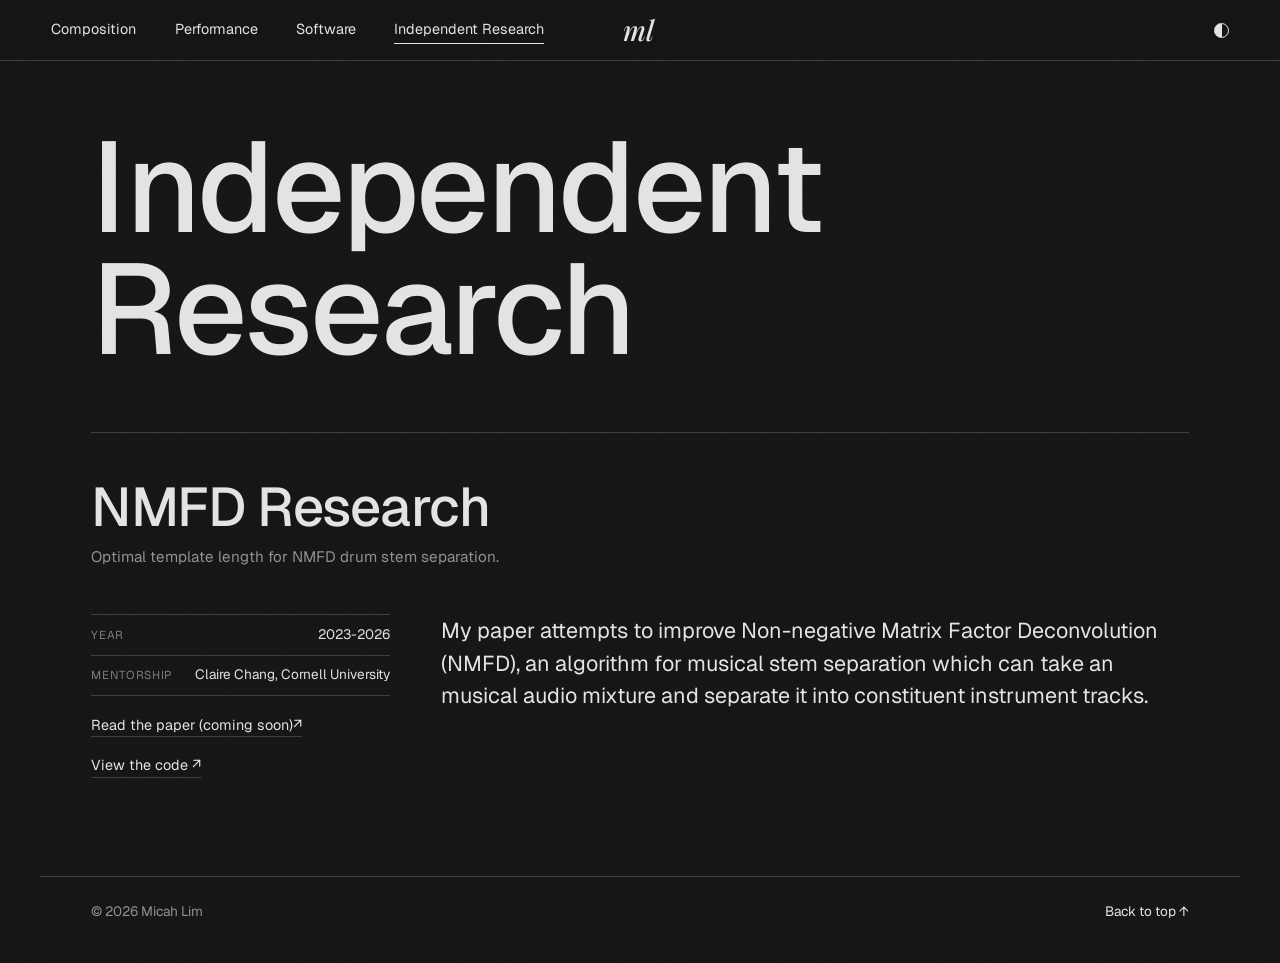
<file: research.html>
<!DOCTYPE html>
<html lang="en">
<head>
    <meta charset="UTF-8">
    <meta name="viewport" content="width=device-width, initial-scale=1.0">
    <!-- Google tag (gtag.js) -->
    <script async src="https://www.googletagmanager.com/gtag/js?id=G-L5WXRXSWZF"></script>
    <script>
      window.dataLayer = window.dataLayer || [];
      function gtag(){dataLayer.push(arguments);}
      gtag('js', new Date());

      gtag('config', 'G-L5WXRXSWZF');
    </script>
    <title>Independent Research — Micah Lim</title>
    <meta name="description" content="Independent research by Micah Lim — NMFD drum stem separation.">
    <link rel="preconnect" href="https://fonts.googleapis.com">
    <link rel="preconnect" href="https://fonts.gstatic.com" crossorigin>
    <link rel="stylesheet" href="https://fonts.googleapis.com/css2?family=Geist:wght@400;500;600&family=Playfair+Display:ital,wght@0,500;1,400;1,500&display=swap">
    <link rel="stylesheet" href="styles.css">
    <link rel="icon" type="image/png" href="favicons/favicon-196x196.png" sizes="196x196" />
    <link rel="icon" type="image/png" href="favicons/favicon-96x96.png" sizes="96x96" />
    <link rel="icon" type="image/png" href="favicons/favicon-32x32.png" sizes="32x32" />
    <link rel="icon" type="image/png" href="favicons/favicon-16x16.png" sizes="16x16" />
    <link rel="icon" type="image/png" href="favicons/favicon-128x128.png" sizes="128x128" />
    <meta name="theme-color" content="#151515">
    <script>
        // Apply the theme before first paint to avoid a flash of the wrong mode,
        // and keep the browser-UI theme-color in sync with the actual theme.
        window.applyTheme = function (theme) {
            document.documentElement.dataset.theme = theme;
            var meta = document.querySelector('meta[name="theme-color"]');
            if (meta) meta.content = theme === 'dark' ? '#151515' : '#E5E4E2';
        };
        (function () {
            // Dark unless the visitor has picked light with the toggle.
            var theme = 'dark';
            try { theme = localStorage.getItem('theme') || 'dark'; } catch (e) {}
            window.applyTheme(theme);
        })();
    </script>
    <script src="main.js" defer></script>
</head>
<body>
    <div class="grain" aria-hidden="true"></div>

    <header class="site-nav">
        <button class="nav-toggle" type="button" aria-label="Menu" aria-expanded="false" aria-controls="site-menu"><span aria-hidden="true"></span></button>
        <nav id="site-menu">
            <a href="music.html">Composition</a>
            <a href="performance.html">Performance</a>
            <a href="projects.html">Software</a>
            <a href="research.html" aria-current="page">Independent Research</a>
        </nav>
        <a class="wordmark" href="index.html" aria-label="Micah Lim — home">ml</a>
        <button class="theme-toggle" type="button" aria-label="Toggle dark mode"><span aria-hidden="true"></span></button>
    </header>

    <main class="page-main" id="top">
        <!-- ============ PAGE HEAD ============ -->
        <header class="page-head">
            <h1 class="page-title reveal">Independent Research</h1>
        </header>

        <!-- ============ NMFD RESEARCH ============ -->
        <article class="project" id="nmfd">
            <div class="project-head reveal">
                <div>
                    <h2 class="project-title">NMFD Research</h2>
                    <p class="project-tagline">Optimal template length for NMFD drum stem separation.</p>
                </div>
            </div>

            <div class="project-body">
                <aside class="project-meta reveal">
                    <dl>
                        <div><dt>Year</dt><dd>2023-2026</dd></div>
                        <div><dt>Mentorship</dt><dd>Claire Chang, Cornell University</dd></div>
                    </dl>
                    <p class="work-links"><a href="#" target="_blank" rel="noopener noreferrer">Read the paper (coming soon)<span class="arrow">↗</span></a></p>
                    <p class="work-links"><a href="https://github.com/limmicah/NMFD_separation" target="_blank" rel="noopener noreferrer">View the code <span class="arrow">↗</span></a></p>
                </aside>
                
                <div class="project-content">
                    <p class="project-lede reveal">My paper attempts to improve Non-negative Matrix Factor Deconvolution (NMFD), an algorithm for musical stem separation which can take an musical audio mixture and separate it into constituent instrument tracks.</p>
                    <!--
                    <figure class="plate reveal">
                        <div class="frame ratio-16x9"><span class="frame-label">Figure — spectrogram or plot, 16:9</span></div>
                        <figcaption>Placeholder — figure caption.</figcaption>
                    </figure>
                    <p class="project-text reveal">Placeholder — method and findings. Two or three paragraphs is plenty; link out to the paper for the rest.</p>-->
                    <!--
                    <div class="plate-grid plate-grid-3 reveal">
                        <figure class="plate">
                            <div class="frame ratio-1x1"><span class="frame-label">Fig. 1</span></div>
                            <figcaption>Placeholder.</figcaption>
                        </figure>
                        <figure class="plate">
                            <div class="frame ratio-1x1"><span class="frame-label">Fig. 2</span></div>
                            <figcaption>Placeholder.</figcaption>
                        </figure>
                        <figure class="plate">
                            <div class="frame ratio-1x1"><span class="frame-label">Fig. 3</span></div>
                            <figcaption>Placeholder.</figcaption>
                        </figure>
                    </div>-->
                </div>
            </div>
        </article>
    </main>

    <footer class="site-footer">
        <p>© 2026 Micah Lim</p>
        <a href="#top">Back to top ↑</a>
    </footer>
</body>
</html>
</file>
<file: styles.css>
/* Fonts are loaded via <link> in index.html for faster, non-blocking delivery. */

/* ============ Tokens ============ */
:root {
  color-scheme: light;
  --bg: #E5E4E2;
  --text: #151515;
  --yellow: #EDB74D;
  --red: #EB6666;
  --green: #6FB18A;
  --hairline: rgba(21, 21, 21, 0.18);
  --gutter: clamp(1.25rem, 4vw, 4rem);
  --max-w: 1200px;
  --ease: cubic-bezier(0.22, 1, 0.36, 1);
}

:root[data-theme="dark"] {
  color-scheme: dark;
  --bg: #151515;
  --text: #E5E4E2;
  --hairline: rgba(229, 228, 226, 0.2);
}

/* ============ Base ============ */
*, *::before, *::after { box-sizing: border-box; }

html {
  scroll-behavior: smooth;
  overflow-x: clip;
}

body {
  margin: 0;
  position: relative;
  background-color: var(--bg);
  color: var(--text);
  transition: background-color 0.3s ease, color 0.3s ease;
  font-family: "Geist", sans-serif;
  font-optical-sizing: auto;
  font-weight: 400;
  line-height: 1.6;
  -webkit-font-smoothing: antialiased;
}

.serif-italic {
  font-family: "Playfair Display", serif;
  font-style: italic;
  font-weight: 500;
}

::selection { background: var(--yellow); color: #151515; }

a { color: inherit; }

a:focus-visible {
  outline: 2px solid var(--text);
  outline-offset: 4px;
}

.visually-hidden {
  position: absolute;
  width: 1px; height: 1px;
  margin: -1px; padding: 0;
  overflow: hidden;
  clip: rect(0 0 0 0);
  white-space: nowrap;
  border: 0;
}

/* ============ Grain ============ */
.grain {
  position: absolute;
  inset: 0;
  z-index: 50;
  pointer-events: none;
  opacity: 0.45;
  background-image: url("data:image/svg+xml,%3Csvg xmlns='http://www.w3.org/2000/svg' width='160' height='160'%3E%3Cfilter id='n'%3E%3CfeTurbulence type='fractalNoise' baseFrequency='0.85' numOctaves='2' stitchTiles='stitch'/%3E%3CfeColorMatrix type='saturate' values='0'/%3E%3CfeComponentTransfer%3E%3CfeFuncA type='linear' slope='0.06'/%3E%3C/feComponentTransfer%3E%3C/filter%3E%3Crect width='100%25' height='100%25' filter='url(%23n)'/%3E%3C/svg%3E");
}

/* ============ Nav ============ */
/* Links left, mark centered, theme toggle right. The outer 1fr columns are
   equal, so the mark sits on the true center of the bar regardless of how
   wide the links or the toggle are. */
.site-nav {
  position: fixed;
  top: 0;
  left: 0;
  right: 0;
  z-index: 40;
  display: grid;
  grid-template-columns: 1fr auto 1fr;
  grid-template-areas: "nav mark toggle";
  align-items: center;
  padding: 1rem var(--gutter);
  background: color-mix(in srgb, var(--bg) 88%, transparent);
  border-bottom: 1px solid var(--hairline);
}

.wordmark {
  grid-area: mark;
  justify-self: center;
  font-family: "Playfair Display", serif;
  font-style: italic;
  font-weight: 500;
  font-size: 1.75rem;
  line-height: 1;
  letter-spacing: 0.02em;
  text-decoration: none;
  display: inline-block;
  /* Optical centering: the italic's overhang makes it read left-of-center. */
  padding-right: 0.08em;
}

.site-nav nav {
  grid-area: nav;
  justify-self: start;
  display: flex;
  gap: clamp(1.25rem, 3vw, 2.5rem);
}

/* Hamburger. Shares the "nav" area with the links, but only one of the two is
   ever shown — see the 760px breakpoint. */
.nav-toggle {
  grid-area: nav;
  justify-self: start;
  display: none;
  appearance: none;
  background: none;
  border: none;
  padding: 0;
  cursor: pointer;
  width: 22px;
  height: 15px;
  position: relative;
}

/* Three 1px rules: the span is the middle one, its pseudos the outer two. */
.nav-toggle span,
.nav-toggle span::before,
.nav-toggle span::after {
  position: absolute;
  left: 0;
  width: 22px;
  height: 1px;
  background: var(--text);
  transition: transform 0.4s var(--ease), opacity 0.2s linear;
}

.nav-toggle span {
  top: 7px;
}

.nav-toggle span::before,
.nav-toggle span::after {
  content: '';
}

.nav-toggle span::before { top: -7px; }
.nav-toggle span::after  { top: 7px; }

/* Middle rule fades, outer two collapse to the centre and cross. */
.site-nav.menu-open .nav-toggle span {
  background: transparent;
  transition: background 0.2s linear;
}

.site-nav.menu-open .nav-toggle span::before {
  transform: translateY(7px) rotate(45deg);
}

.site-nav.menu-open .nav-toggle span::after {
  transform: translateY(-7px) rotate(-45deg);
}

/* The icons are drawn small, so both nav buttons get an invisible 44px hit
   area for touch without shifting the bar's layout. */
.nav-toggle::after,
.theme-toggle::after {
  content: '';
  position: absolute;
  inset: 50% auto auto 50%;
  width: 44px;
  height: 44px;
  transform: translate(-50%, -50%);
}

.nav-toggle:focus-visible {
  outline: 2px solid var(--text);
  outline-offset: 6px;
}

.site-nav nav a {
  font-size: 0.9rem;
  text-decoration: none;
  position: relative;
  padding: 0.15em 0;
}

.site-nav nav a::after {
  content: '';
  position: absolute;
  left: 0;
  bottom: 0;
  width: 100%;
  height: 1px;
  background: var(--text);
  transform: scaleX(0);
  transform-origin: right;
  transition: transform 0.4s var(--ease);
}

.site-nav nav a:hover::after,
.site-nav nav a[aria-current="page"]::after {
  transform: scaleX(1);
  transform-origin: left;
}

.theme-toggle {
  grid-area: toggle;
  justify-self: end;
  appearance: none;
  background: none;
  border: none;
  padding: 0;
  cursor: pointer;
  display: inline-flex;
  align-items: center;
  position: relative;
}

.theme-toggle span {
  display: block;
  width: 15px;
  height: 15px;
  border-radius: 50%;
  border: 1px solid var(--text);
  background: linear-gradient(90deg, var(--text) 50%, transparent 50%);
  transition: transform 0.45s var(--ease);
}

.theme-toggle:hover span {
  transform: rotate(180deg);
}

.theme-toggle:focus-visible {
  outline: 2px solid var(--text);
  outline-offset: 4px;
}

/* ============ Layout ============ */
main {
  width: 100%;
  max-width: var(--max-w);
  margin: 0 auto;
  padding: 0 var(--gutter);
}

/* Pages whose content starts right under the fixed nav, with no hero. */
.page-main {
  padding-top: clamp(6rem, 14vh, 9rem);
}

.section-label {
  font-size: 0.8rem;
  letter-spacing: 0.12em;
  text-transform: uppercase;
  opacity: 0.55;
  margin: 0 0 1.5rem 0;
}

/* ============ Hero ============ */
.hero {
  position: relative;
  min-height: 100svh;
  display: flex;
  flex-direction: column;
  justify-content: center;
  padding-top: 4rem;
}

/* The text column stretches to the headshot's height: name and subtitle sit
   just under the photo's top edge, contact pins to its bottom edge. */
.hero-main {
  display: flex;
  align-items: stretch;
  gap: clamp(1.5rem, 5vw, 4rem);
}

.hero-text {
  flex: 1 1 auto;
  min-width: 0;
  display: flex;
  flex-direction: column;
  padding-block: clamp(1.5rem, 5vh, 3rem) clamp(1rem, 3vh, 2rem);
}

.hero-side {
  flex: 0 0 auto;
  width: clamp(220px, 24vw, 320px);
}

.hero-portrait {
  margin: 0;
}

/* ============ Image frames ============
   A .frame is an empty slot waiting for a photo. Drop an <img> inside it and
   the placeholder chrome steps aside on its own — no CSS edit needed. */
.frame {
  aspect-ratio: 4 / 5;
  overflow: hidden;
  border: 1px solid var(--hairline);
  border-radius: 5px;
  background: color-mix(in srgb, var(--text) 6%, transparent);
  display: grid;
  place-items: center;
}

.frame:has(img),
.frame:has(video) {
  border-color: transparent;
  background: none;
}

.frame img,
.frame video {
  display: block;
  width: 100%;
  height: 100%;
  object-fit: cover;
}

/* A frame holding video also holds the pause control. */
.frame:has(video) {
  position: relative;
}

/* WCAG 2.2.2: motion that plays for more than five seconds needs a way to
   stop it. Quiet until hover or keyboard focus, then legible over any frame. */
.motion-toggle {
  position: absolute;
  right: clamp(0.75rem, 2vw, 1.25rem);
  bottom: clamp(0.75rem, 2vw, 1.25rem);
  appearance: none;
  cursor: pointer;
  font: inherit;
  font-size: 0.7rem;
  letter-spacing: 0.12em;
  text-transform: uppercase;
  color: var(--bg);
  background: color-mix(in srgb, var(--text) 72%, transparent);
  border: none;
  border-radius: 2px;
  padding: 0.45em 0.9em;
  opacity: 0;
  transition: opacity 0.3s var(--ease);
}

.frame:hover .motion-toggle,
.motion-toggle:focus-visible {
  opacity: 1;
}

.motion-toggle:focus-visible {
  outline: 2px solid var(--bg);
  outline-offset: 2px;
}

/* No hover to reveal it on touch, so it stays put. */
@media (hover: none) {
  .motion-toggle {
    opacity: 1;
  }
}

.frame-label {
  font-size: 0.75rem;
  letter-spacing: 0.12em;
  text-transform: uppercase;
  opacity: 0.45;
  padding: 0 1rem;
  text-align: center;
}

.ratio-21x9 { aspect-ratio: 21 / 9; }
.ratio-16x9 { aspect-ratio: 16 / 9; }
.ratio-3x2 { aspect-ratio: 3 / 2; }
.ratio-4x3 { aspect-ratio: 4 / 3; }
.ratio-1x1 { aspect-ratio: 1 / 1; }

.hero-title {
  margin: 0;
  font-family: "Playfair Display", serif;
  font-size: clamp(3.4rem, 9.5vw, 9.5rem);
  line-height: 1;
  letter-spacing: -0.02em;
  font-weight: 500;
  white-space: nowrap;
}

.hero-subtitle {
  margin: clamp(1rem, 2.5vh, 1.75rem) 0 0;
  font-size: clamp(1rem, 1.6vw, 1.35rem);
  opacity: 0.7;
}

.scroll-cue {
  margin-left: auto;
  text-decoration: none;
  font-size: 1.3rem;
  line-height: 1;
  animation: bob 2.2s ease-in-out infinite;
  align-self: center;
}

@keyframes bob {
  0%, 100% { transform: translateY(0); }
  50% { transform: translateY(6px); }
}

/* ============ Projects ============ */
.page-head {
  padding-bottom: clamp(2.5rem, 7vh, 5rem);
}

.page-title {
  margin: 0;
  font-size: clamp(3rem, 11vw, 8rem);
  line-height: 0.95;
  letter-spacing: -0.02em;
  font-weight: 500;
}

.page-title .outline {
  font-family: "Playfair Display", serif;
  font-style: italic;
  color: transparent;
  -webkit-text-stroke: 1.5px var(--text);
}

.page-intro {
  max-width: 46ch;
  margin: clamp(1.5rem, 4vh, 2.5rem) 0 0;
  font-size: clamp(1rem, 1.4vw, 1.15rem);
  opacity: 0.7;
}

/* Jump list — doubles as a table of contents for the spreads below. */
.project-index {
  list-style: none;
  margin: clamp(2rem, 5vh, 3rem) 0 0;
  padding: 0;
  display: flex;
  flex-wrap: wrap;
  gap: 0.75rem 2rem;
  border-top: 1px solid var(--hairline);
  padding-top: 1rem;
}

.project-index a {
  text-decoration: none;
  font-size: 0.9rem;
  display: inline-flex;
  align-items: baseline;
  gap: 0.6rem;
  opacity: 0.75;
  transition: opacity 0.3s var(--ease);
}

.project-index a:hover {
  opacity: 1;
}

.project-index .idx {
  font-size: 0.75rem;
  opacity: 0.6;
}

.project {
  border-top: 1px solid var(--hairline);
  padding: clamp(2rem, 5vh, 3.5rem) 0 clamp(4rem, 11vh, 8rem);
  scroll-margin-top: 6rem;
}

.project-head {
  display: flex;
  align-items: flex-start;
  gap: clamp(1rem, 3vw, 2.5rem);
}

/* Outline numeral, echoing the "Lim" treatment in the hero. */
.project-num {
  font-family: "Playfair Display", serif;
  font-weight: 500;
  font-size: clamp(3.5rem, 9vw, 7rem);
  line-height: 0.8;
  color: transparent;
  -webkit-text-stroke: 1.5px var(--text);
  flex: 0 0 auto;
}

.project-title {
  margin: 0;
  font-size: clamp(1.8rem, 5vw, 3.4rem);
  font-weight: 500;
  line-height: 1.05;
  letter-spacing: -0.01em;
}

.project-tagline {
  margin: 0.6rem 0 0;
  max-width: 46ch;
  font-size: 0.95rem;
  opacity: 0.6;
}

.project-body {
  display: grid;
  grid-template-columns: minmax(180px, 1fr) minmax(0, 2.5fr);
  gap: clamp(1.5rem, 4vw, 3.5rem);
  margin-top: clamp(2rem, 5vh, 3.5rem);
}

/* Alternate which side the meta rail sits on, so the two spreads mirror. */
.project:nth-of-type(even) .project-body {
  grid-template-columns: minmax(0, 2.5fr) minmax(180px, 1fr);
}

.project:nth-of-type(even) .project-meta {
  order: 2;
}

.project-meta {
  position: sticky;
  top: 6rem;
  align-self: start;
}

.project-meta dl {
  margin: 0;
  font-size: 0.85rem;
}

.project-meta dl > div {
  display: flex;
  justify-content: space-between;
  gap: 1rem;
  padding: 0.55rem 0;
  border-bottom: 1px solid var(--hairline);
}

.project-meta dl > div:first-child {
  border-top: 1px solid var(--hairline);
}

.project-meta dt {
  opacity: 0.5;
  letter-spacing: 0.06em;
  text-transform: uppercase;
  font-size: 0.72rem;
  line-height: 1.9;
}

.project-meta dd {
  margin: 0;
  text-align: right;
}

.project-lede {
  margin: 0;
  max-width: 58ch;
  font-size: clamp(1.05rem, 1.7vw, 1.35rem);
  line-height: 1.5;
}

.project-text {
  max-width: 62ch;
  margin: clamp(1.5rem, 4vh, 2.5rem) 0 0;
  font-size: 0.95rem;
  opacity: 0.7;
}

.plate {
  margin: clamp(1.5rem, 4vh, 2.5rem) 0 0;
}

/* Cover images break the container and run the full width of the window. */
.plate-bleed {
  width: 100vw;
  margin-left: calc(50% - 50vw);
  margin-top: clamp(2rem, 5vh, 3.5rem);
}

.plate-bleed .frame {
  border-radius: 0;
  border-left: none;
  border-right: none;
}

.plate-bleed figcaption {
  max-width: var(--max-w);
  margin-inline: auto;
  padding: 0 var(--gutter);
}

.plate-grid {
  display: grid;
  grid-template-columns: repeat(2, minmax(0, 1fr));
  gap: clamp(0.75rem, 2vw, 1.25rem);
  margin-top: clamp(1.5rem, 4vh, 2.5rem);
}

.plate-grid-3 {
  grid-template-columns: repeat(3, minmax(0, 1fr));
}

.plate-grid .plate {
  margin: 0;
}

.pull {
  margin: clamp(2rem, 6vh, 3.5rem) 0 0;
  padding: clamp(1.25rem, 3vh, 2rem) 0;
  border-top: 1px solid var(--hairline);
  border-bottom: 1px solid var(--hairline);
  font-family: "Playfair Display", serif;
  font-style: italic;
  font-size: clamp(1.3rem, 3vw, 2.1rem);
  line-height: 1.3;
  max-width: 26ch;
}

/* ============ Shop ============ */
.shop-grid {
  display: grid;
  grid-template-columns: repeat(3, minmax(0, 1fr));
  gap: clamp(1.5rem, 4vw, 2.5rem);
  margin-top: clamp(2rem, 5vh, 3.5rem);
  padding-bottom: clamp(4rem, 10vh, 8rem);
}

.product {
  border-top: 1px solid var(--hairline);
  padding-top: clamp(1.25rem, 3vh, 1.75rem);
}

.product-name {
  margin: 1rem 0 0;
  font-size: 1.15rem;
  font-weight: 500;
  letter-spacing: -0.01em;
}

.product-desc {
  margin: 0.4rem 0 0;
  font-size: 0.85rem;
  opacity: 0.6;
}

.product-controls {
  display: flex;
  align-items: center;
  justify-content: space-between;
  gap: 1rem;
  margin: 1.1rem 0;
}

.product-size {
  display: flex;
  align-items: center;
  gap: 0.5rem;
  font-size: 0.8rem;
  opacity: 0.75;
}

.size-select {
  font: inherit;
  font-size: 0.85rem;
  background: var(--bg);
  color: var(--text);
  border: 1px solid var(--hairline);
  border-radius: 4px;
  padding: 0.3rem 0.5rem;
}

.product-price {
  font-size: 0.95rem;
}

.paypal-button-container {
  min-height: 40px;
}

.product-status {
  margin: 0.6rem 0 0;
  font-size: 0.8rem;
  opacity: 0.75;
  min-height: 1.2em;
}

/* ============ Contact ============ */
/* Sits beside the name in the hero, so the list runs narrower and smaller
   than the full-width version it started as. */
.contact {
  width: min(100%, 400px);
  margin-top: auto;
  padding-top: clamp(2rem, 5vh, 3rem);
}

.contact .contact-list li {
  border-bottom: none;
}

.contact-heading {
  font-weight: inherit;
  margin-bottom: 0.9rem;
}

/* No side or bottom padding, so the address lines up with the name above and
   the photo's bottom edge; the hover fill reaches past the box to make up for it. */
.contact .contact-list a {
  gap: 1rem;
  padding: clamp(0.7rem, 1.8vh, 1.1rem) 0 0;
}

.contact .contact-list a::before {
  inset: 0 -0.75rem -0.6rem;
}

.contact .contact-list .contact-name {
  font-size: clamp(1rem, 1.4vw, 1.3rem);
}

.contact .contact-list .arrow {
  font-size: clamp(1rem, 1.6vw, 1.3rem);
}

.contact-list {
  list-style: none;
  margin: 0;
  padding: 0;
}

.contact-list li {
  border-bottom: 1px solid var(--hairline);
}

.contact-list li:first-child {
  border-top: 1px solid var(--hairline);
}

.contact-list a {
  display: flex;
  align-items: center;
  gap: clamp(1rem, 3vw, 2.5rem);
  padding: clamp(1.1rem, 3vh, 1.8rem) clamp(0.75rem, 2vw, 1.5rem);
  text-decoration: none;
  position: relative;
  isolation: isolate;
}

.contact-list a::before {
  content: '';
  position: absolute;
  inset: 0;
  z-index: -1;
  background: var(--text);
  transform: scaleY(0);
  transform-origin: bottom;
  transition: transform 0.45s var(--ease);
}

.contact-list a:hover::before,
.contact-list a:focus-visible::before {
  transform: scaleY(1);
}

.contact-list a:hover,
.contact-list a:focus-visible {
  color: var(--bg);
}

.contact-list .contact-name {
  font-family: "Playfair Display", serif;
  font-style: italic;
  font-size: clamp(1.8rem, 5vw, 3.25rem);
  line-height: 1.1;
  transition: transform 0.45s var(--ease);
}

.contact-list a:hover .contact-name {
  transform: translateX(0.35em);
}

.contact-list .arrow {
  margin-left: auto;
  font-size: clamp(1.2rem, 3vw, 1.8rem);
  transition: transform 0.45s var(--ease);
}

.contact-list a:hover .arrow {
  transform: translate(0.2em, -0.2em);
}

/* ============ Works ============ */
.works {
  padding-bottom: clamp(4rem, 10vh, 8rem);
}

.works-title {
  margin: 0 0 clamp(2.5rem, 6vh, 4.5rem) 0;
  font-size: clamp(2.6rem, 7vw, 5.5rem);
  line-height: 1.05;
  letter-spacing: -0.02em;
  font-weight: 500;
}

.work {
  border-top: 1px solid var(--hairline);
  padding: clamp(1.75rem, 4vh, 3rem) 0 clamp(2.5rem, 6vh, 4.5rem);
}

.work-header {
  display: flex;
  align-items: baseline;
  gap: clamp(0.75rem, 2vw, 1.5rem);
  flex-wrap: wrap;
}

.work-name {
  margin: 0;
  font-size: clamp(1.5rem, 4vw, 2.6rem);
  font-weight: 500;
  letter-spacing: -0.01em;
  line-height: 1.15;
}

.work-desc {
  max-width: 62ch;
  margin: 0.9rem 0 0;
  font-size: 0.95rem;
  opacity: 0.7;
}

.work-links {
  margin: 1.1rem 0 0;
  font-size: 0.9rem;
}

.work-links a {
  text-decoration: none;
  border-bottom: 1px solid var(--hairline);
  padding-bottom: 0.15em;
  transition: border-color 0.3s var(--ease);
}

.work-links a:hover {
  border-color: var(--text);
}

.credits {
  max-width: 62ch;
  margin: 0.75rem 0 0;
  font-size: 0.8rem;
  opacity: 0.5;
  line-height: 1.7;
}

figure {
  margin: 1.5rem 0 0;
}

.works iframe {
  display: block;
  width: 100%;
  aspect-ratio: 16 / 9;
  height: auto;
  border: none;
  border-radius: 5px;
  background: color-mix(in srgb, var(--text) 6%, transparent);
}

figcaption {
  font-size: 0.82rem;
  opacity: 0.6;
  margin-top: 0.7rem;
  line-height: 1.6;
}

.media-grid {
  display: grid;
  grid-template-columns: 1fr 1fr;
  gap: clamp(1.25rem, 3vw, 2.5rem);
}

/* ============ Footer ============ */
.site-footer {
  max-width: var(--max-w);
  margin: 0 auto;
  padding: 1.5rem var(--gutter) 2.5rem;
  display: flex;
  justify-content: space-between;
  align-items: center;
  border-top: 1px solid var(--hairline);
  font-size: 0.85rem;
}

.site-footer p { margin: 0; opacity: 0.6; }

.site-footer a {
  text-decoration: none;
}

.site-footer a:hover { opacity: 0.6; }

/* ============ Reveal animations ============ */
.reveal {
  opacity: 0;
  transform: translateY(28px);
  transition: opacity 0.9s var(--ease), transform 0.9s var(--ease);
}

.reveal.visible {
  opacity: 1;
  transform: translateY(0);
}

.reveal.d1 { transition-delay: 0.12s; }
.reveal.d2 { transition-delay: 0.24s; }

/* ============ Responsive ============ */
@media (max-width: 900px) {
  /* Not enough width for a meta rail beside the content — it becomes a header. */
  .project-body,
  .project:nth-of-type(even) .project-body {
    grid-template-columns: minmax(0, 1fr);
  }

  .project-meta,
  .project:nth-of-type(even) .project-meta {
    position: static;
    order: 0;
  }
}

@media (max-width: 760px) {
  .media-grid {
    grid-template-columns: 1fr;
  }

  .plate-grid,
  .plate-grid-3,
  .shop-grid {
    grid-template-columns: minmax(0, 1fr);
  }

  .project-head {
    flex-direction: column;
    gap: 0.75rem;
  }

  /* The name needs the full width at this size, so the portrait drops below it. */
  .hero-main {
    flex-direction: column;
    align-items: flex-start;
    gap: clamp(1.5rem, 5vh, 2.5rem);
  }

  .hero-text {
    padding-block: 0;
  }

  .hero-side {
    width: 100%;
  }

  .hero-portrait {
    width: min(60%, 260px);
  }
}

@media (max-width: 1200px) {
  /* The link row bottoms out around 500px wide, so it starts crowding the
     centred mark near 1150px. Swap it for the hamburger before that happens:
     the button takes the left column, the mark and theme toggle stay put, and
     the links become a panel that drops out of the bar. */
  .nav-toggle {
    display: block;
  }

  .site-nav nav {
    /* Must drop out of the "nav" area: an absolutely positioned grid child
       keeps its grid area as the containing block, which would pin the panel
       to the width of the left column instead of the full bar. */
    grid-area: auto;
    /* ...and stretch, or the inherited justify-self:start would shrink the
       panel to fit its longest link rather than honour left:0/right:0. */
    justify-self: stretch;
    position: absolute;
    top: 100%;
    left: 0;
    right: 0;
    flex-direction: column;
    align-items: flex-start;
    gap: 0;
    padding: 0.25rem var(--gutter) 1.25rem;
    /* Opaque, unlike the bar itself — it sits over scrolling content. */
    background: var(--bg);
    border-bottom: 1px solid var(--hairline);
    opacity: 0;
    visibility: hidden;
    transform: translateY(-0.5rem);
    transition: opacity 0.3s var(--ease), transform 0.3s var(--ease), visibility 0.3s;
  }

  .site-nav.menu-open nav {
    opacity: 1;
    visibility: visible;
    transform: none;
  }

  .site-nav nav a {
    font-size: 1.05rem;
    padding: 0.7rem 0;
  }
}

/* ============ Reduced motion ============ */
@media (prefers-reduced-motion: reduce) {
  html { scroll-behavior: auto; }

  .scroll-cue {
    animation: none;
  }

  body {
    transition: none;
  }

  .reveal {
    opacity: 1;
    transform: none;
    transition: none;
  }
}
</file>
